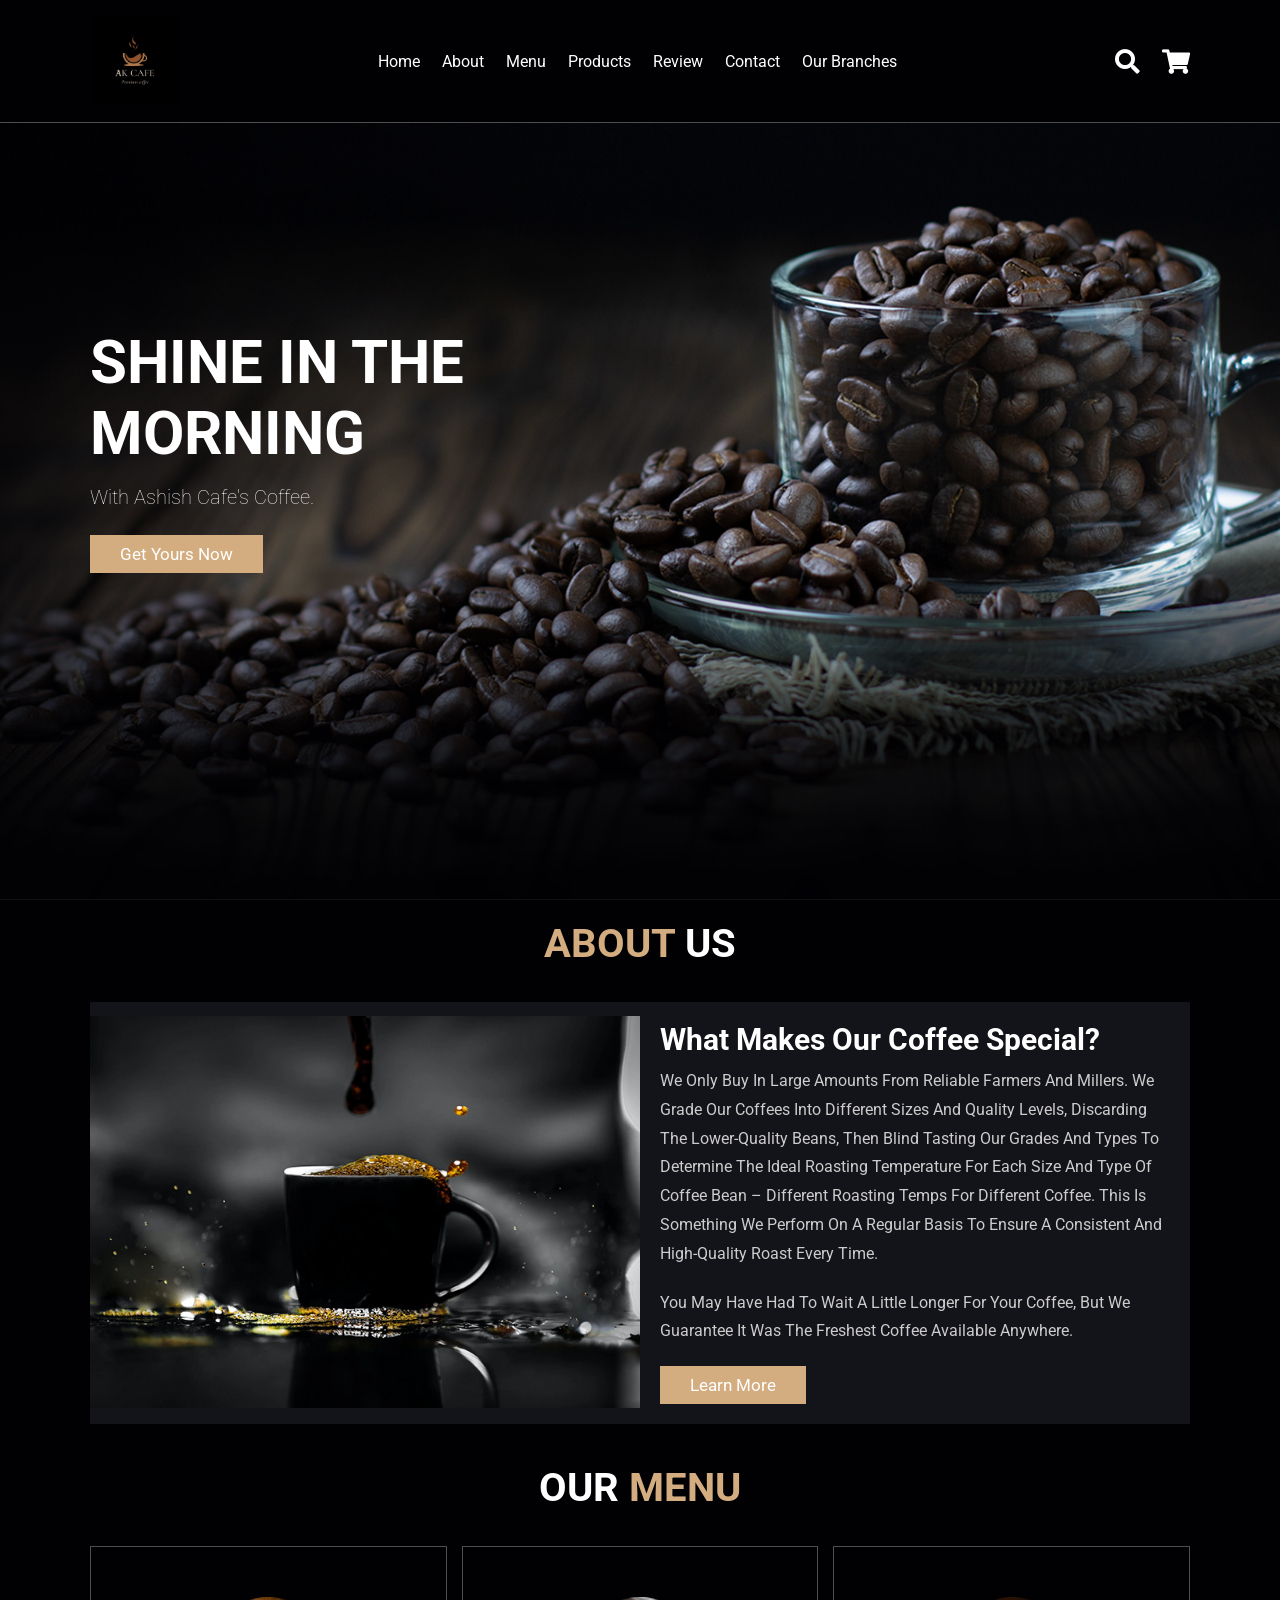
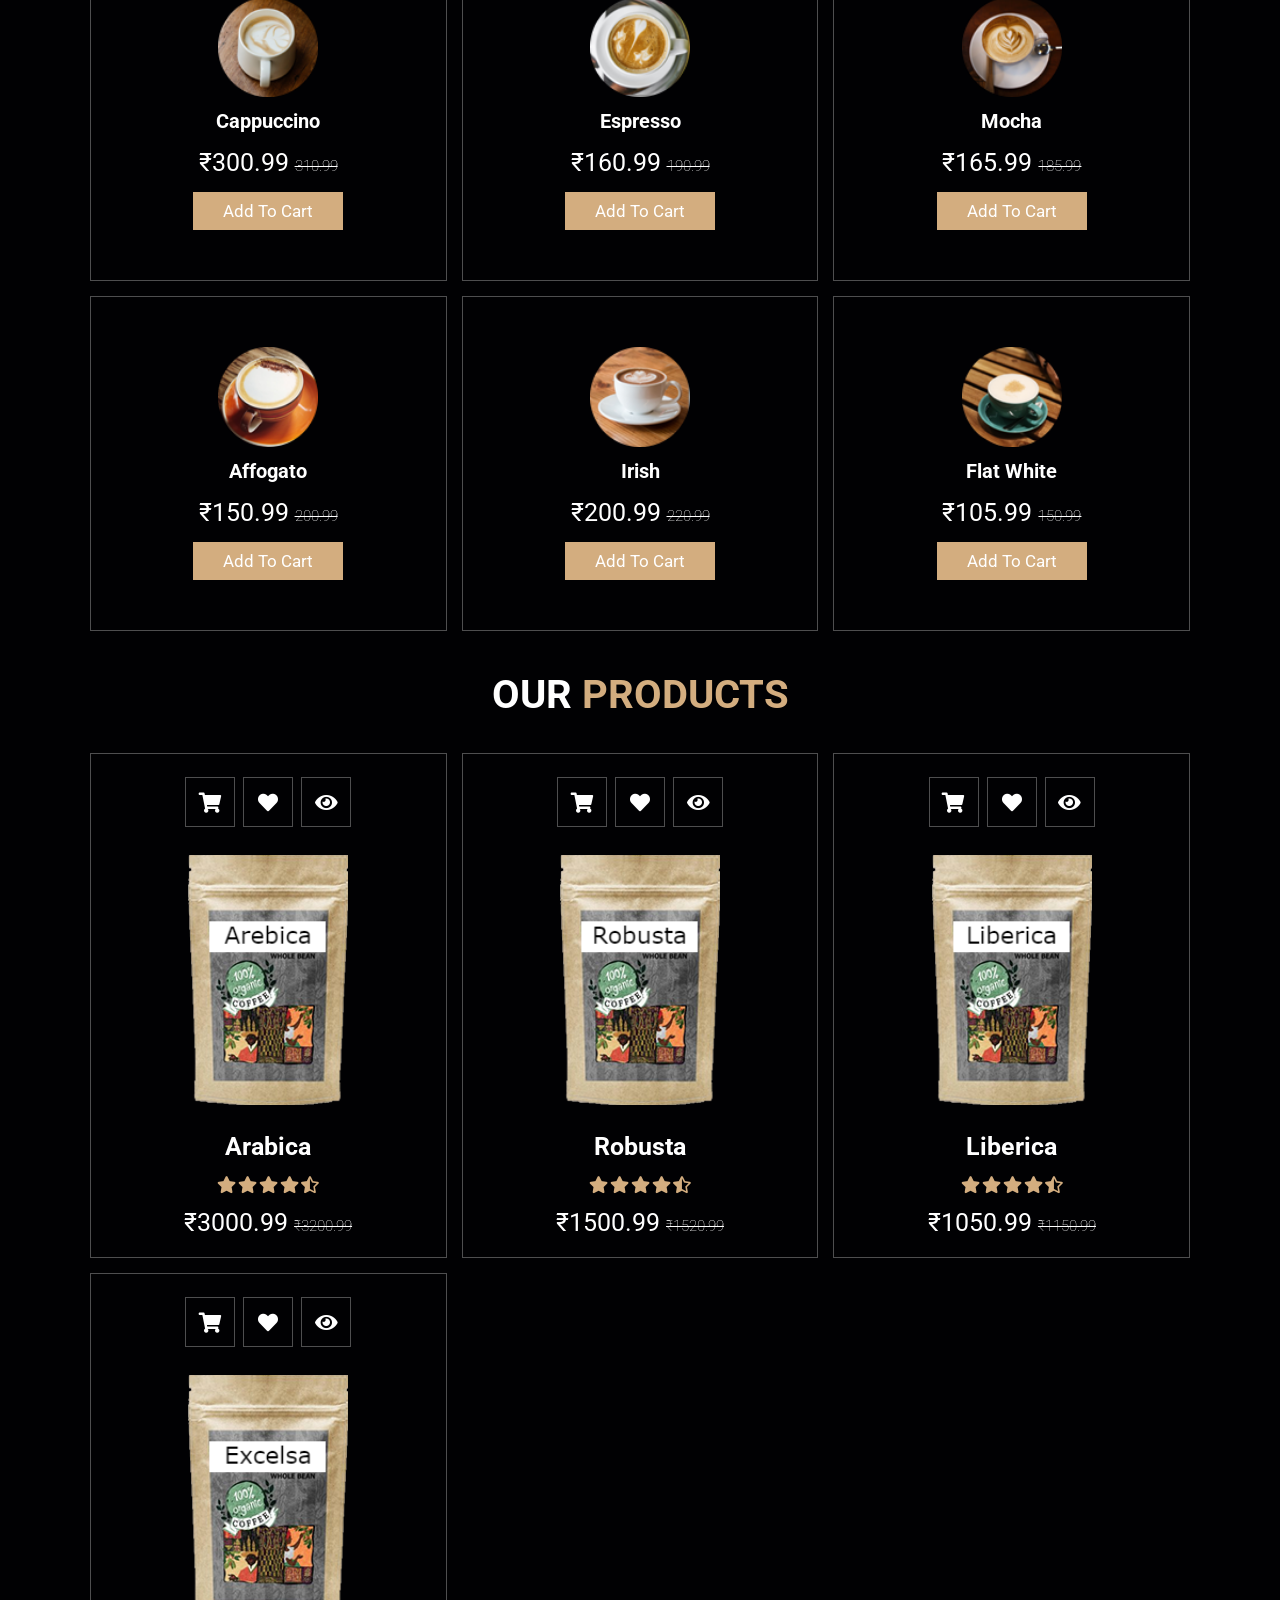
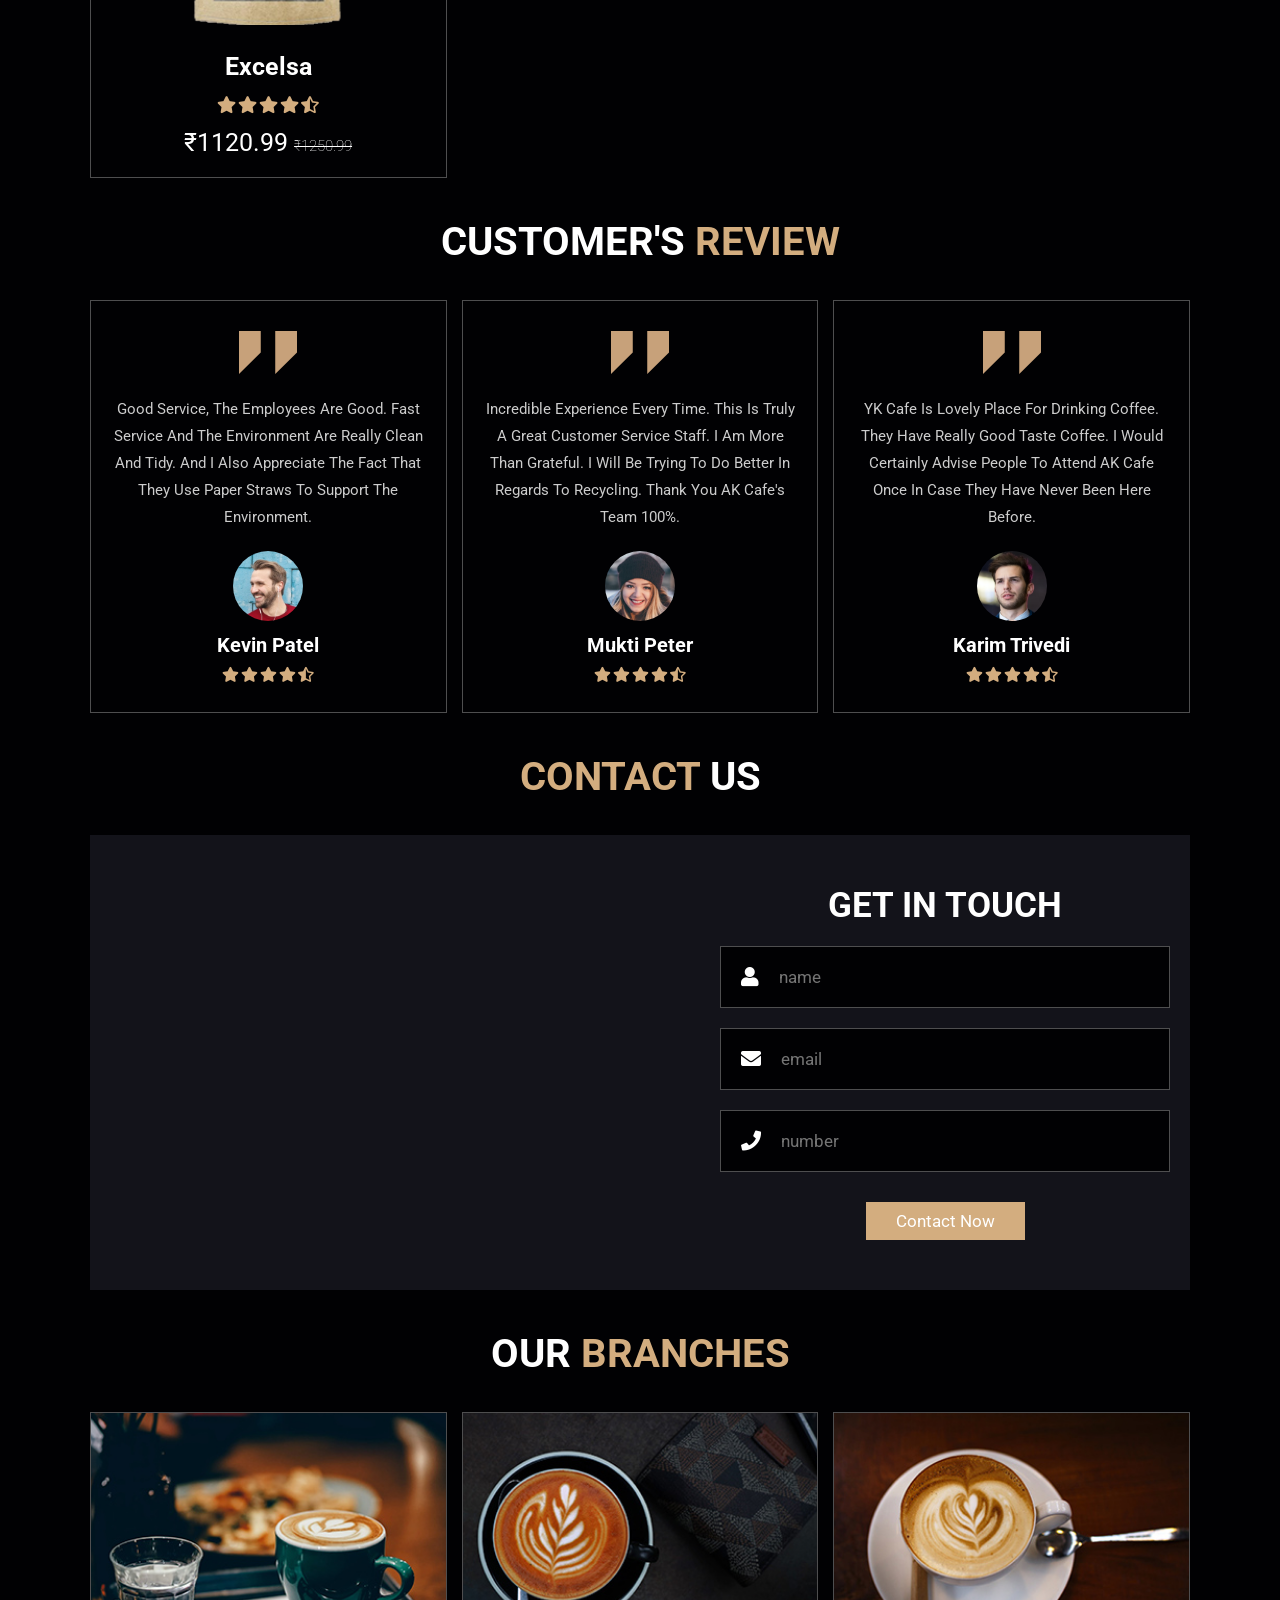
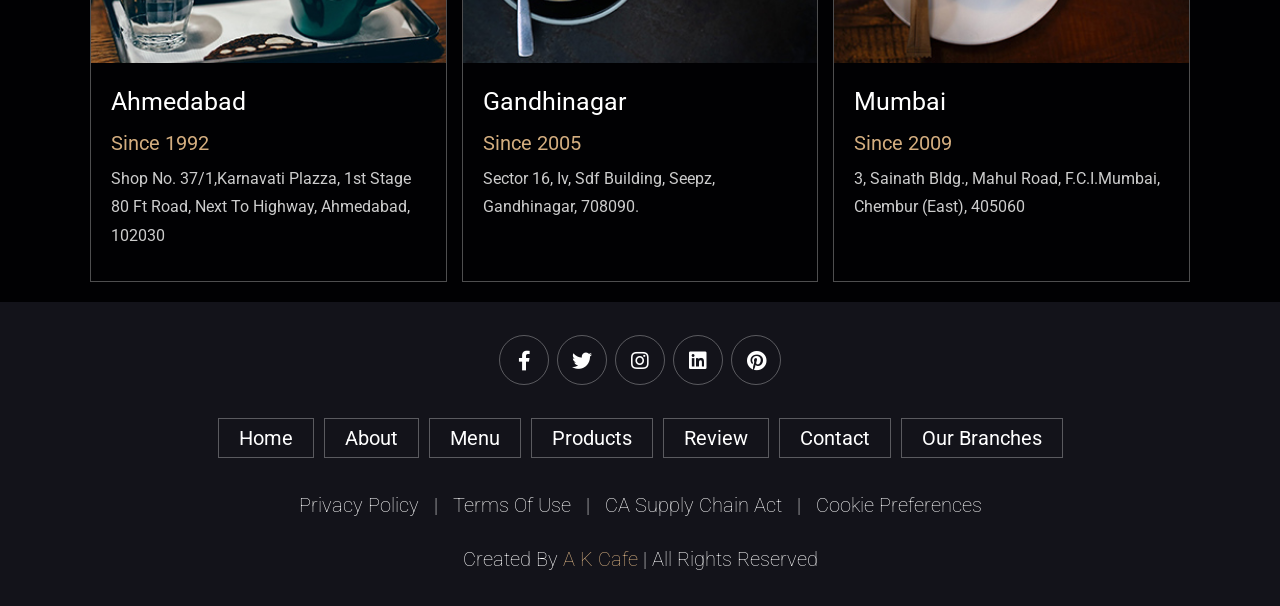
<file: Cafe_Website/index.html>
<!DOCTYPE html>
<html lang="en">

<head>
    <meta charset="UTF-8">
    <meta http-equiv="X-UA-Compatible" content="IE=edge">
    <meta name="viewport" content="width=device-width, initial-scale=1.0">
    <title>Ashish Cafe</title>

    <!-- font awesome cdn link  -->
    <link rel="stylesheet" href="https://cdnjs.cloudflare.com/ajax/libs/font-awesome/5.15.4/css/all.min.css">

    <!-- custom css file link  -->
    <link rel="stylesheet" href="css/style.css">

</head>

<body>

    <!-- header section starts  -->

    <header class="header">

        <a href="#" class="logo">
            <img src="images/logo.png" alt="">
        </a>

        <nav class="navbar">
            <a href="#home">home</a>
            <a href="#about">about</a>
            <a href="#menu">menu</a>
            <a href="#products">products</a>
            <a href="#review">review</a>
            <a href="#contact">contact</a>
            <a href="#branches">Our Branches</a>
        </nav>

        <div class="icons">
            <div class="fas fa-search" id="search-btn"></div>
            <div class="fas fa-shopping-cart" id="cart-btn"></div>
            <div class="fas fa-bars" id="menu-btn"></div>
        </div>

        <div class="search-form">
            <input type="search" id="search-box" placeholder="search here...">
            <label for="search-box" class="fas fa-search"></label>
        </div>

        <div class="cart-items-container">
            <div class="cart-item">
                <span class="fas fa-times"></span>
                <img src="images/cart-item-1.png" alt="">
                <div class="content">
                    <h3>Cappuccino</h3>
                    <div class="price">₹300.99/-</div>
                </div>
            </div>
            <div class="cart-item">
                <span class="fas fa-times"></span>
                <img src="images/cart-item-2.png" alt="">
                <div class="content">
                    <h3>Robusta</h3>
                    <div class="price">₹1500.99/-</div>
                </div>
            </div>
            <div class="cart-item">
                <span class="fas fa-times"></span>
                <img src="images/cart-item-3.png" alt="">
                <div class="content">
                    <h3>Irish</h3>
                    <div class="price">₹200.99/-</div>
                </div>
            </div>
            <div class="cart-item">
                <span class="fas fa-times"></span>
                <img src="images/cart-item-4.png" alt="">
                <div class="content">
                    <h3>Affogato</h3>
                    <div class="price">₹150.99/-</div>
                </div>
            </div>
            <a href="#" class="btn">checkout now</a>
        </div>

    </header>

    <!-- header section ends -->

    <!-- home section starts  -->

    <section class="home" id="home">

        <div class="content">
            <h3>Shine in the morning</h3>
            <p> With Ashish Cafe's Coffee.</p>
            <a href="#menu" class="btn">get yours now</a>
        </div>

    </section>

    <!-- home section ends -->

    <!-- about section starts  -->

    <section class="about" id="about">

        <h1 class="heading"> <span>about</span> us </h1>

        <div class="row">

            <div class="image">
                <img src="images/about-img.jpeg" alt="">
            </div>

            <div class="content">
                <h3>what makes our coffee special?</h3>
                <p>We only buy in large amounts from reliable farmers and millers. We grade our coffees into different
                    sizes and quality levels, discarding the lower-quality beans, then blind tasting our grades and
                    types to determine the ideal roasting temperature for each size and type of coffee bean – different
                    roasting temps for different coffee. This is something we perform on a regular basis to ensure a
                    consistent and high-quality roast every time.</p>
                <p>You may have had to wait a little longer for your coffee, but we guarantee it was the freshest coffee
                    available anywhere.</p>
                <a href="#" class="btn">learn more</a>
            </div>

        </div>

    </section>

    <!-- about section ends -->

    <!-- menu section starts  -->

    <section class="menu" id="menu">

        <h1 class="heading"> our <span>menu</span> </h1>

        <div class="box-container">

            <div class="box">
                <img src="images/menu-1.png" alt="">
                <h3>Cappuccino</h3>
                <div class="price">₹300.99 <span>310.99</span></div>
                <a href="#" class="btn">add to cart</a>
            </div>

            <div class="box">
                <img src="images/menu-2.png" alt="">
                <h3>Espresso</h3>
                <div class="price">₹160.99 <span>190.99</span></div>
                <a href="#" class="btn">add to cart</a>
            </div>

            <div class="box">
                <img src="images/menu-3.png" alt="">
                <h3>Mocha</h3>
                <div class="price">₹165.99 <span>185.99</span></div>
                <a href="#" class="btn">add to cart</a>
            </div>

            <div class="box">
                <img src="images/menu-4.png" alt="">
                <h3>Affogato</h3>
                <div class="price">₹150.99 <span>200.99</span></div>
                <a href="#" class="btn">add to cart</a>
            </div>

            <div class="box">
                <img src="images/menu-5.png" alt="">
                <h3>Irish</h3>
                <div class="price">₹200.99 <span>220.99</span></div>
                <a href="#" class="btn">add to cart</a>
            </div>

            <div class="box">
                <img src="images/menu-6.png" alt="">
                <h3>Flat White</h3>
                <div class="price">₹105.99 <span>150.99</span></div>
                <a href="#" class="btn">add to cart</a>
            </div>

        </div>

    </section>

    <!-- menu section ends -->

    <section class="products" id="products">

        <h1 class="heading"> our <span>products</span> </h1>

        <div class="box-container">

            <div class="box">
                <div class="icons">
                    <a href="#" class="fas fa-shopping-cart"></a>
                    <a href="#" class="fas fa-heart"></a>
                    <a href="#" class="fas fa-eye"></a>
                </div>
                <div class="image">
                    <img src="images/product-1.png" alt="">
                </div>
                <div class="content">
                    <h3>Arabica</h3>
                    <div class="stars">
                        <i class="fas fa-star"></i>
                        <i class="fas fa-star"></i>
                        <i class="fas fa-star"></i>
                        <i class="fas fa-star"></i>
                        <i class="fas fa-star-half-alt"></i>
                    </div>
                    <div class="price">₹3000.99 <span>₹3200.99</span></div>
                </div>
            </div>

            <div class="box">
                <div class="icons">
                    <a href="#" class="fas fa-shopping-cart"></a>
                    <a href="#" class="fas fa-heart"></a>
                    <a href="#" class="fas fa-eye"></a>
                </div>
                <div class="image">
                    <img src="images/product-2.png" alt="">
                </div>
                <div class="content">
                    <h3>Robusta</h3>
                    <div class="stars">
                        <i class="fas fa-star"></i>
                        <i class="fas fa-star"></i>
                        <i class="fas fa-star"></i>
                        <i class="fas fa-star"></i>
                        <i class="fas fa-star-half-alt"></i>
                    </div>
                    <div class="price">₹1500.99 <span>₹1520.99</span></div>
                </div>
            </div>

            <div class="box">
                <div class="icons">
                    <a href="#" class="fas fa-shopping-cart"></a>
                    <a href="#" class="fas fa-heart"></a>
                    <a href="#" class="fas fa-eye"></a>
                </div>
                <div class="image">
                    <img src="images/product-3.png" alt="">
                </div>
                <div class="content">
                    <h3>Liberica</h3>
                    <div class="stars">
                        <i class="fas fa-star"></i>
                        <i class="fas fa-star"></i>
                        <i class="fas fa-star"></i>
                        <i class="fas fa-star"></i>
                        <i class="fas fa-star-half-alt"></i>
                    </div>
                    <div class="price">₹1050.99 <span>₹1150.99</span></div>
                </div>
            </div>
            <div class="box">
                <div class="icons">
                    <a href="#" class="fas fa-shopping-cart"></a>
                    <a href="#" class="fas fa-heart"></a>
                    <a href="#" class="fas fa-eye"></a>
                </div>
                <div class="image">
                    <img src="images/product-4.png" alt="">
                </div>
                <div class="content">
                    <h3>Excelsa</h3>
                    <div class="stars">
                        <i class="fas fa-star"></i>
                        <i class="fas fa-star"></i>
                        <i class="fas fa-star"></i>
                        <i class="fas fa-star"></i>
                        <i class="fas fa-star-half-alt"></i>
                    </div>
                    <div class="price">₹1120.99 <span>₹1250.99</span></div>
                </div>
            </div>
        </div>

    </section>

    <!-- review section starts  -->

    <section class="review" id="review">

        <h1 class="heading"> customer's <span>review</span> </h1>

        <div class="box-container">

            <div class="box">
                <img src="images/quote-img.png" alt="" class="quote">
                <p>Good service, the employees are good. Fast service and the environment are really clean and tidy. And I also appreciate the fact that they use paper straws to support the environment.</p>
                <img src="images/pic-1.png" class="user" alt="">
                <h3>Kevin Patel</h3>
                <div class="stars">
                    <i class="fas fa-star"></i>
                    <i class="fas fa-star"></i>
                    <i class="fas fa-star"></i>
                    <i class="fas fa-star"></i>
                    <i class="fas fa-star-half-alt"></i>
                </div>
            </div>

            <div class="box">
                <img src="images/quote-img.png" alt="" class="quote">
                <p>Incredible experience every time. This is truly a great customer service staff. I am more than grateful. I will be trying to do better in regards to recycling. Thank you  AK Cafe's team 100%.</p>
                <img src="images/pic-2.png" class="user" alt="">
                <h3>Mukti Peter</h3>
                <div class="stars">
                    <i class="fas fa-star"></i>
                    <i class="fas fa-star"></i>
                    <i class="fas fa-star"></i>
                    <i class="fas fa-star"></i>
                    <i class="fas fa-star-half-alt"></i>
                </div>
            </div>

            <div class="box">
                <img src="images/quote-img.png" alt="" class="quote">
                <p>YK Cafe is lovely place for drinking coffee. They have really good taste coffee. I would certainly advise people to attend  AK Cafe once in case they have never been here before.</p>
                <img src="images/pic-3.png" class="user" alt="">
                <h3>Karim Trivedi</h3>
                <div class="stars">
                    <i class="fas fa-star"></i>
                    <i class="fas fa-star"></i>
                    <i class="fas fa-star"></i>
                    <i class="fas fa-star"></i>
                    <i class="fas fa-star-half-alt"></i>
                </div>
            </div>

        </div>

    </section>

    <!-- review section ends -->

    <!-- contact section starts  -->

    <section class="contact" id="contact">

        <h1 class="heading"> <span>contact</span> us </h1>

        <div class="row">

            <iframe
                src="https://www.google.com/maps/embed?pb=!1m14!1m8!1m3!1d14682.798431877454!2d72.660678!3d23.071472!3m2!1i1024!2i768!4f13.1!3m3!1m2!1s0x0%3A0xe2395a616d254770!2sShreenath%20Heights!5e0!3m2!1sen!2sin!4v1651314494465!5m2!1sen!2sin"
                width="600" height="450" style="border:0;" allowfullscreen="" loading="lazy"
                referrerpolicy="no-referrer-when-downgrade"></iframe>

            <form action="">
                <h3>get in touch</h3>
                <div class="inputBox">
                    <span class="fas fa-user"></span>
                    <input type="text" placeholder="name">
                </div>
                <div class="inputBox">
                    <span class="fas fa-envelope"></span>
                    <input type="email" placeholder="email">
                </div>
                <div class="inputBox">
                    <span class="fas fa-phone"></span>
                    <input type="number" placeholder="number">
                </div>
                <input type="submit" value="contact now" class="btn">
            </form>

        </div>

    </section>

    <!-- contact section ends -->

    <!-- branches section starts  -->

    <section class="branches" id="branches">

        <h1 class="heading"> our <span>branches</span> </h1>

        <div class="box-container">

            <div class="box">
                <div class="image">
                    <img src="images/blog-1.jpeg" alt="">
                </div>
                <div class="content">
                    <a href="#" class="title">Ahmedabad</a>
                    <span>since 1992</span>
                    <p>Shop no. 37/1,karnavati plazza, 1st Stage 80 Ft Road, Next To Highway, Ahmedabad, 102030</p>
                </div>
            </div>

            <div class="box">
                <div class="image">
                    <img src="images/blog-2.jpeg" alt="">
                </div>
                <div class="content">
                    <a href="#" class="title">Gandhinagar</a>
                    <span>since 2005</span>
                    <p>sector 16, Iv, Sdf Building, Seepz, Gandhinagar, 708090.</p>
                </div>
            </div>

            <div class="box">
                <div class="image">
                    <img src="images/blog-3.jpeg" alt="">
                </div>
                <div class="content">
                    <a href="#" class="title">Mumbai</a>
                    <span>since 2009</span>
                    <p>3, Sainath Bldg., Mahul Road, F.c.i.mumbai, Chembur (east), 405060</p>
                </div>
            </div>

        </div>

    </section>

    <!-- branches section ends -->

    <!-- footer section starts  -->

    <section class="footer">

        <div class="share">
            <a href="#" class="fab fa-facebook-f"></a>
            <a href="#" class="fab fa-twitter"></a>
            <a href="#" class="fab fa-instagram"></a>
            <a href="#" class="fab fa-linkedin"></a>
            <a href="#" class="fab fa-pinterest"></a>
        </div>

        <div class="links">
            <a href="#home">home</a>
            <a href="#about">about</a>
            <a href="#menu">menu</a>
            <a href="#products">products</a>
            <a href="#review">review</a>
            <a href="#contact">contact</a>
            <a href="#branches">Our Branches</a>
        </div>

        <div class="credit"><a href="#">Privacy Policy</a> &nbsp; | &nbsp; <a href="#">Terms of Use</a> &nbsp; | &nbsp; <a href="#">CA Supply Chain Act</a> &nbsp; | &nbsp; <a href="#">Cookie Preferences</a></div>
        <div class="credit">created by <span>  A K Cafe  </span> | all rights reserved</div>

    </section>

    <!-- footer section ends -->

    <!-- custom js file link  -->
    <script src="js/script.js"></script>

</body>

</html>
</file>
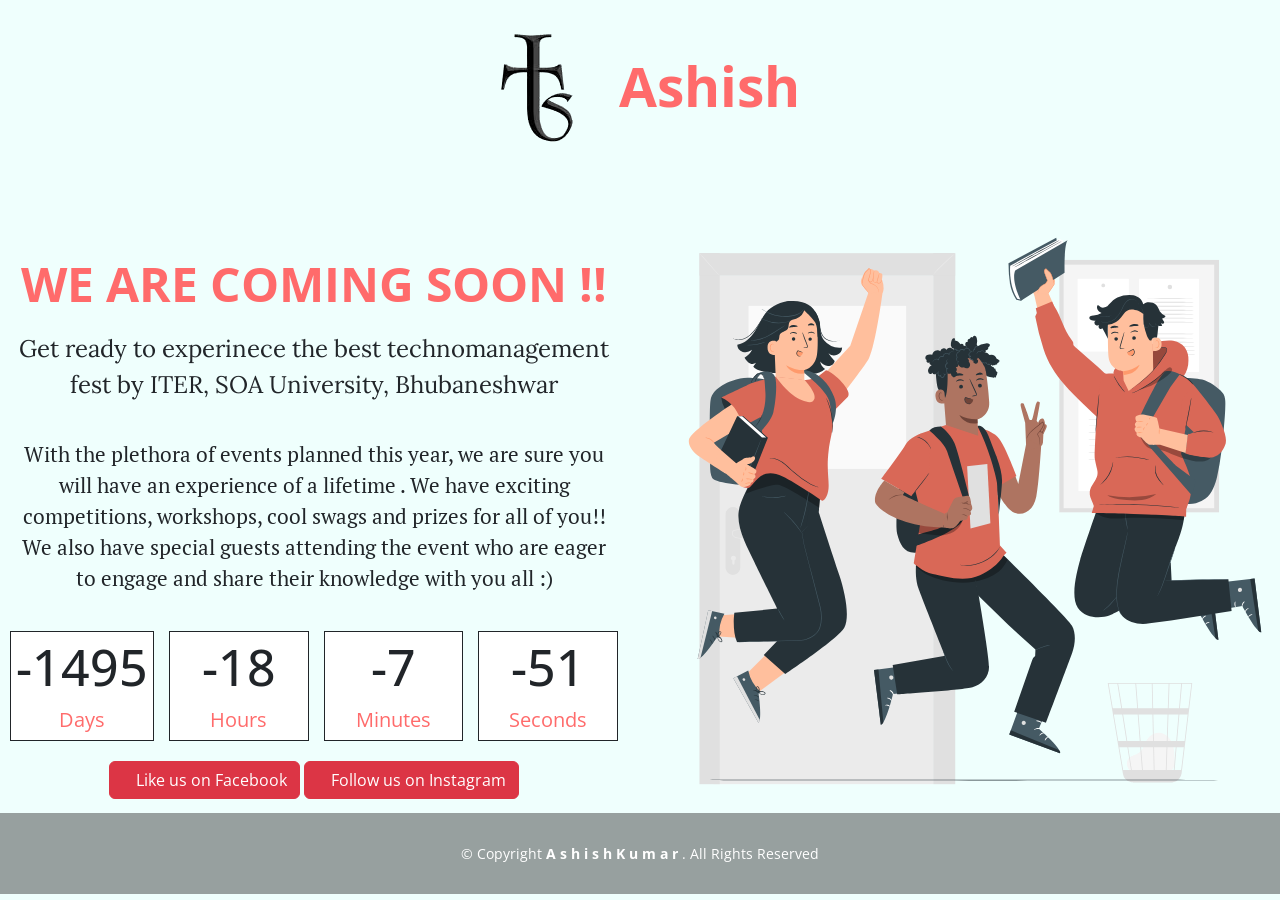
<file: Coming_Soon/index.html>
<!DOCTYPE html>
<html lang="en">
	<head>
		<!-- Required meta tags -->
		<meta charset="utf-8" />
		<meta
			name="viewport"
			content="width=device-width, initial-scale=1, shrink-to-fit=no"
		/>

		<!-- Bootstrap CSS -->
		<link
			href="https://cdn.jsdelivr.net/npm/bootstrap@5.0.2/dist/css/bootstrap.min.css"
			rel="stylesheet"
			integrity="sha384-EVSTQN3/azprG1Anm3QDgpJLIm9Nao0Yz1ztcQTwFspd3yD65VohhpuuCOmLASjC"
			crossorigin="anonymous"
		/>
		<link
			href="https://fonts.googleapis.com/css?family=Open+Sans:300,300i,400,400i,600,600i,700,700i|Raleway:300,300i,400,400i,600,600i,700,700i"
			rel="stylesheet"
		/>

		<title>Coming soon</title>
		<link href="assets/css/style.css" rel="stylesheet" />
		<link href="assets/vendor/icofont/icofont.min.css" rel="stylesheet" />
		<link
			rel="stylesheet"
			href="https://stackpath.bootstrapcdn.com/font-awesome/4.7.0/css/font-awesome.min.css"
		/>
	</head>
	<body>
  <!--============Title================-->
    <section id="title">
      <div class="container">
        <div class="row">
          <div class="col-md-12">
            <h1 class="heading"><img src="img/bg1.png"/> Ashish</h1>

          </div>
        </div>
      </div>
    </section>
  <!--============Content================-->
   <section id="content">
    <div class="row">
      <div class="col-lg-6">
        <h1 class="announce"> WE ARE COMING SOON !!</h1>
        <p class="info">Get ready to experinece the best technomanagement fest by ITER, SOA University, Bhubaneshwar</p>
        <P class="events">With the plethora of events planned this year, we are sure you will have an experience of a lifetime . We have exciting competitions, workshops,  cool swags and prizes for all of you!! We also have special guests attending the event who are eager to engage and share their knowledge with you all :)</P>
        <div class="countdown">
          <div class="box">
            <h3 id="days">00</h3>
            <span>Days</span>
          </div>
           <div class="box">
            <h3 id="hours">00</h3>
            <span>Hours</span>
          </div>
           <div class="box">
            <h3 id="minutes">00</h3>
            <span>Minutes</span>
          </div>
           <div class="box">
            <h3 id="seconds">00</h3>
            <span>Seconds</span>
          </div>
        </div>
        <div class="contact">
          <a href="https://www.facebook.com//" class="btn btn-danger">
            <i class="fa-brands fa-facebook"></i>
            <span>Like us on Facebook</span>
          </a>
          <a href="https://www.instagram.com/" class="btn btn-danger">
            <i class="fa-brands fa-instagram"></i>
            <span>Follow us on Instagram</span>
          </a>
        </div>
      </div>
      <div class="col-lg-6">
        <img  src="img/happy-student-animate.svg" alt="animation"/>
    </div>
    </section>
		<!-- ======= Footer ======= -->
		<footer id="footer">
			<div class="container text-center">
				&copy; Copyright <strong><span>  A s h i s h  K u m a r  </span></strong
				>. All Rights Reserved
			</div>
		</footer>

		<!-- Optional JavaScript -->
		<!-- jQuery first, then Popper.js, then Bootstrap JS -->
		<script
			src="https://code.jquery.com/jquery-3.5.1.slim.min.js"
			integrity="sha384-DfXdz2htPH0lsSSs5nCTpuj/zy4C+OGpamoFVy38MVBnE+IbbVYUew+OrCXaRkfj"
			crossorigin="anonymous"
		></script>
		<script
			src="https://cdn.jsdelivr.net/npm/popper.js@1.16.1/dist/umd/popper.min.js"
			integrity="sha384-9/reFTGAW83EW2RDu2S0VKaIzap3H66lZH81PoYlFhbGU+6BZp6G7niu735Sk7lN"
			crossorigin="anonymous"
		></script>
		<script
			src="https://stackpath.bootstrapcdn.com/bootstrap/4.5.2/js/bootstrap.min.js"
			integrity="sha384-B4gt1jrGC7Jh4AgTPSdUtOBvfO8shuf57BaghqFfPlYxofvL8/KUEfYiJOMMV+rV"
			crossorigin="anonymous"
		></script>
		<script src="assets/vendor/jquery-countdown/jquery.countdown.min.js"></script>

		<!-- Template Main JS File -->
		<script src="assets/js/main.js"></script>
	</body>
</html>
</file>
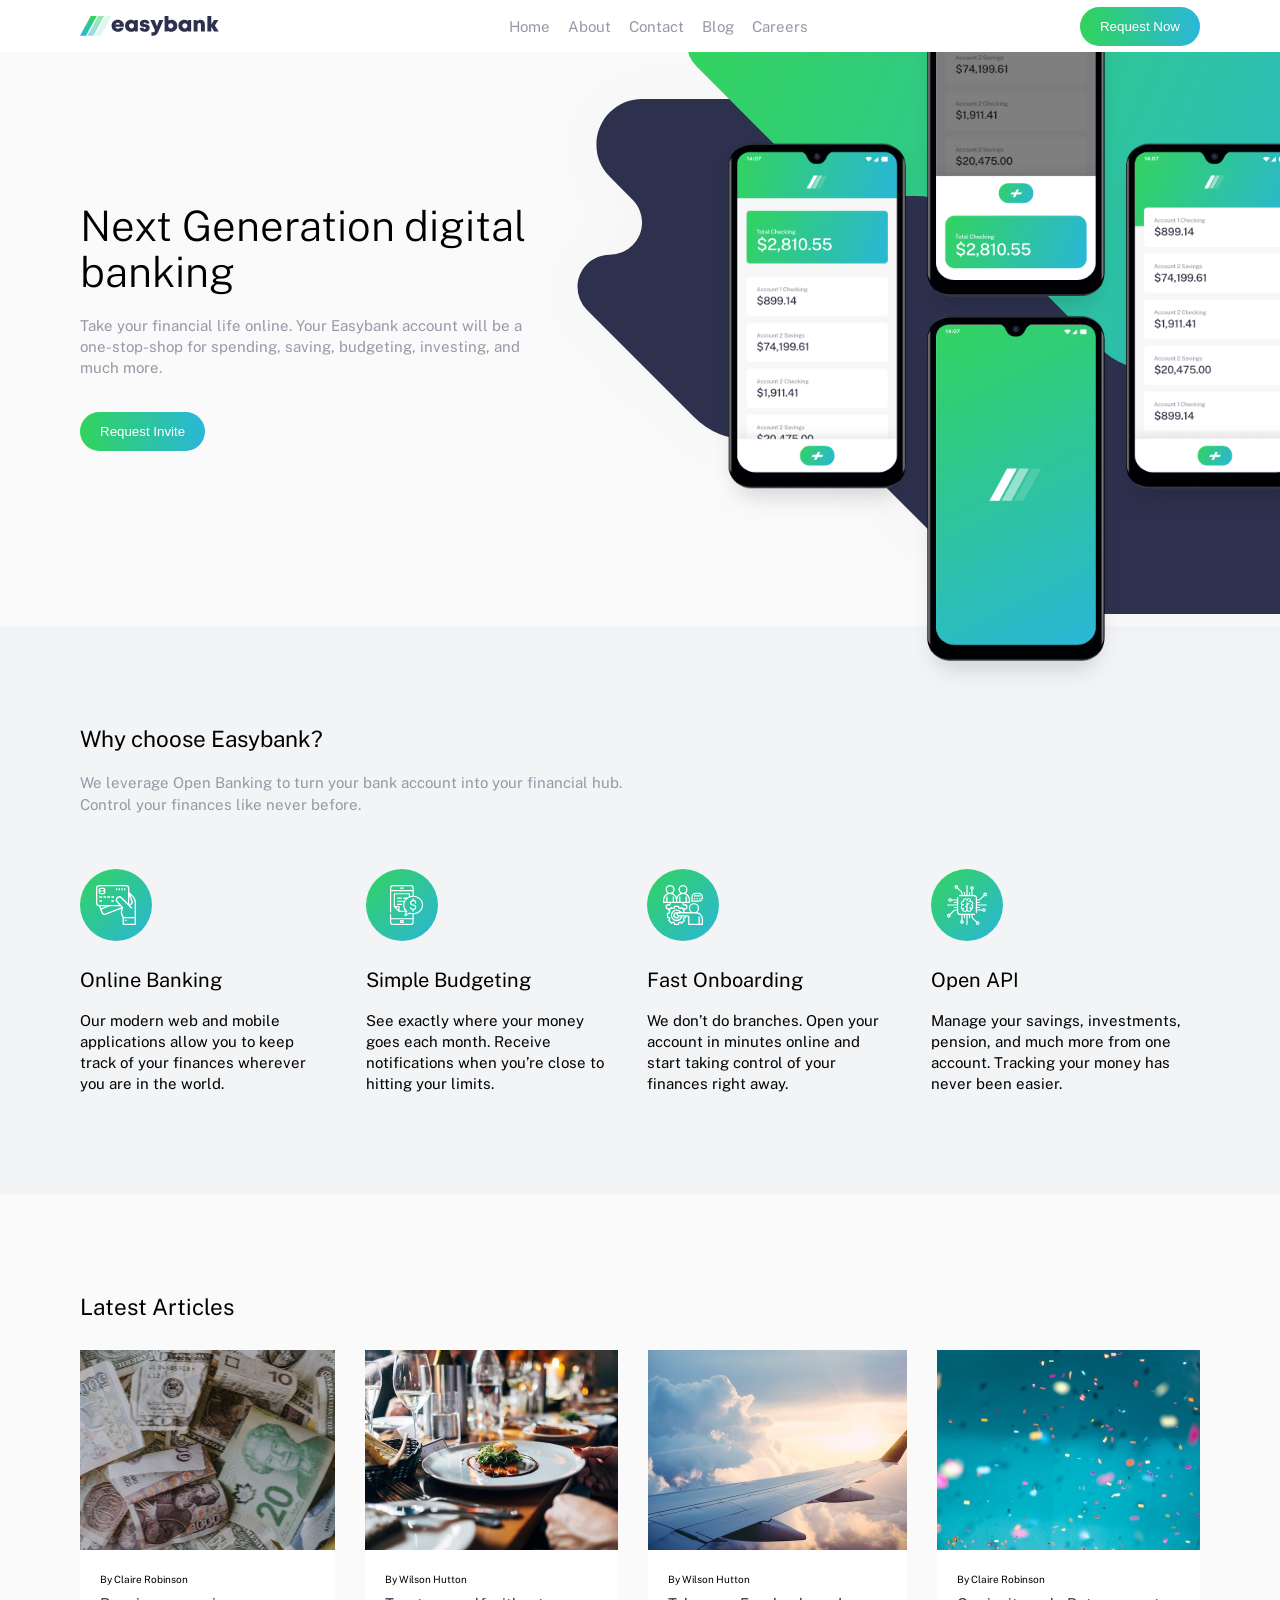
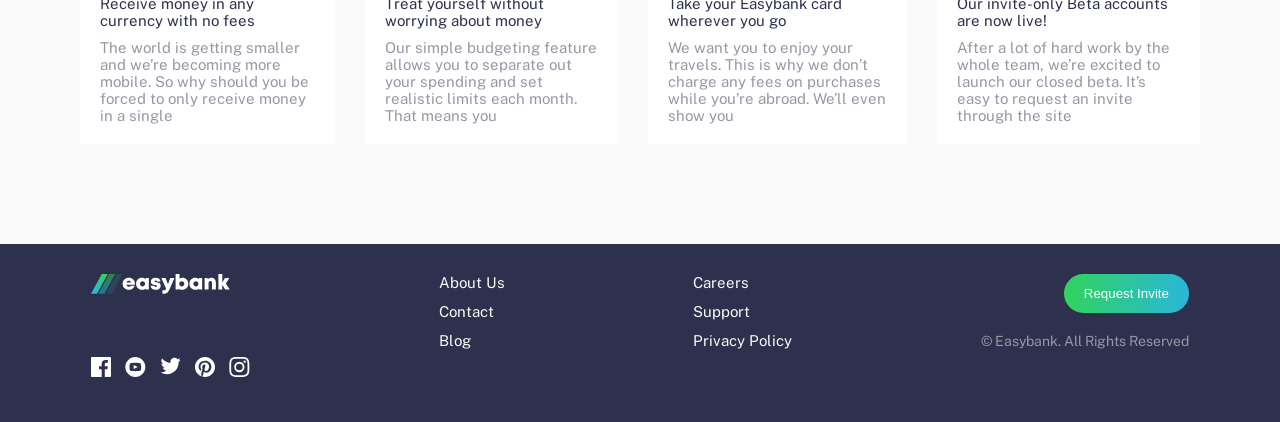
<file: Digital_Banking/index.html>
<!DOCTYPE html>
<html lang="en">

<head>
    <meta charset="UTF-8">
    <meta http-equiv="X-UA-Compatible" content="IE=edge">
    <meta name="viewport" content="width=device-width, initial-scale=1.0">
    <link rel="stylesheet" href="css/style.css">
    <title>Document</title>
</head>

<body>
    <section class="nav-section">
        <nav class="container">
            <img src="./img/logo.svg" alt="">
            <button class="hamburger-btn">
                <img id="toggle-img" src="./img/icon-hamburger.svg" alt="">
            </button>
            <ul class="nav-links">
                <li><a href="/">Home</a></li>
                <li><a href="/">About</a></li>
                <li><a href="/">Contact</a></li>
                <li><a href="/">Blog</a></li>
                <li><a href="/">Careers</a></li>
            </ul>
            <button class="btn navbar-cta">Request Now</button>
        </nav>
    </section>
    <section class="header-section">
        <div class="container header-wrap">
            <div class="header-text">
                <h1>Next Generation digital banking</h1>
                <p>Take your financial life online. Your Easybank account will be a one-stop-shop
                    for spending, saving, budgeting, investing, and much more.</p>
                <button class="btn">Request Invite</button>
            </div>
            <div class="header-images">
                <img src="./img/bg-intro-desktop.svg" alt="intro">
                <img src="./img/image-mockups.png" alt="">
            </div>
        </div>
    </section>
    <section class="pro-section">
        <div class="container">
            <h1>Why choose Easybank?</h1>
            <p class="section-text">We leverage Open Banking to turn your bank account into your financial hub. <br> Control
                your finances like never before.</p>
            <div class="card-wrapper">
                <div class="card">
                    <img src="./img/icon-online.svg" alt="">
                    <h2>Online Banking</h2>
                    <p>Our modern web and mobile applications allow you to keep track of your finances
                        wherever you are in the world.</p>
                </div>
                <div class="card">
                    <img src="./img/icon-budgeting.svg" alt="">
                    <h2>Simple Budgeting</h2>
                    <p>See exactly where your money goes each month. Receive notifications when you’re
                        close to hitting your limits.</p>
                </div>
                <div class="card">
                    <img src="./img/icon-onboarding.svg" alt="">
                    <h2>Fast Onboarding</h2>
                    <p>We don’t do branches. Open your account in minutes online and start taking control
                        of your finances right away.</p>
                </div>
                <div class="card">
                    <img src="./img/icon-api.svg" alt="">
                    <h2>Open API</h2>
                    <p>Manage your savings, investments, pension, and much more from one account. Tracking
                        your money has never been easier.</p>
                </div>
            </div>
        </div>
    </section>
    <section class="articles-section">
        <div class="container">
            <h1>Latest Articles</h1>
            <div class="article-wrapper">
                <div class="article-card">
                    <img src="./img/image-currency.jpg" alt="">
                    <div class="content">
                        <h6>By Claire Robinson</h6>
                        <a href="/">Receive money in any currency with no fees</a>
                        <p>The world is getting smaller and we’re becoming more mobile. So why should you be
                            forced to only receive money in a single</p>
                    </div>
                </div>
                <div class="article-card">
                    <img src="./img/image-restaurant.jpg" alt="">
                    <div class="content">
                        <h6>By Wilson Hutton</h6>
                        <a href="/">Treat yourself without worrying about money</a>
                        <p>Our simple budgeting feature allows you to separate out your spending and set
                            realistic limits each month. That means you</p>
                    </div>
                </div>
                <div class="article-card">
                    <img src="./img/image-plane.jpg" alt="">
                    <div class="content">
                        <h6>By Wilson Hutton</h6>
                        <a href="/">Take your Easybank card wherever you go</a>
                        <p> We want you to enjoy your travels. This is why we don’t charge any fees on purchases
                            while you’re abroad. We’ll even show you</p>
                    </div>
                </div>
                <div class="article-card">
                    <img src="./img/image-confetti.jpg" alt="">
                    <div class="content">
                        <h6>By Claire Robinson</h6>
                        <a href="/">Our invite-only Beta accounts are now live!</a>
                        <p>After a lot of hard work by the whole team, we’re excited to launch our closed beta.
                            It’s easy to request an invite through the site</p>
                    </div>
                </div>
            </div>
        </div>
    </section>
    <footer>
        <div class="container">
            <div class="content">
                <div>
                    <img src="./img/logo-copy.svg" alt="">
                    <ul class="socials">
                        <li><a href="/"><img src="./img/icon-facebook.svg" alt=""></a></li>
                        <li><a href="/"><img src="./img/icon-youtube.svg" alt=""></a></li>
                        <li><a href="/"><img src="./img/icon-twitter.svg" alt=""></a></li>
                        <li><a href="/"><img src="./img/icon-pinterest.svg" alt=""></a></li>
                        <li><a href="/"><img src="./img/icon-instagram.svg" alt=""></a></li>
                    </ul>
                </div>
                <ul>
                    <li><a href="#">About Us</a></li>
                    <li><a href="#">Contact</a></li>
                    <li><a href="#">Blog</a></li>
                </ul>
                <ul>
                    <li><a href="#">Careers</a></li>
                    <li><a href="#">Support</a></li>
                    <li><a href="#">Privacy Policy</a></li>
                </ul>
                <div class="footer-cta">
                    <button class="btn">Request Invite</button>
                    <p class="copyright">© Easybank. All Rights Reserved</p>
                </div>
            </div>
        </div>
    </footer>
    <script src="js/script.js"></script>
</body>

</html>
</file>
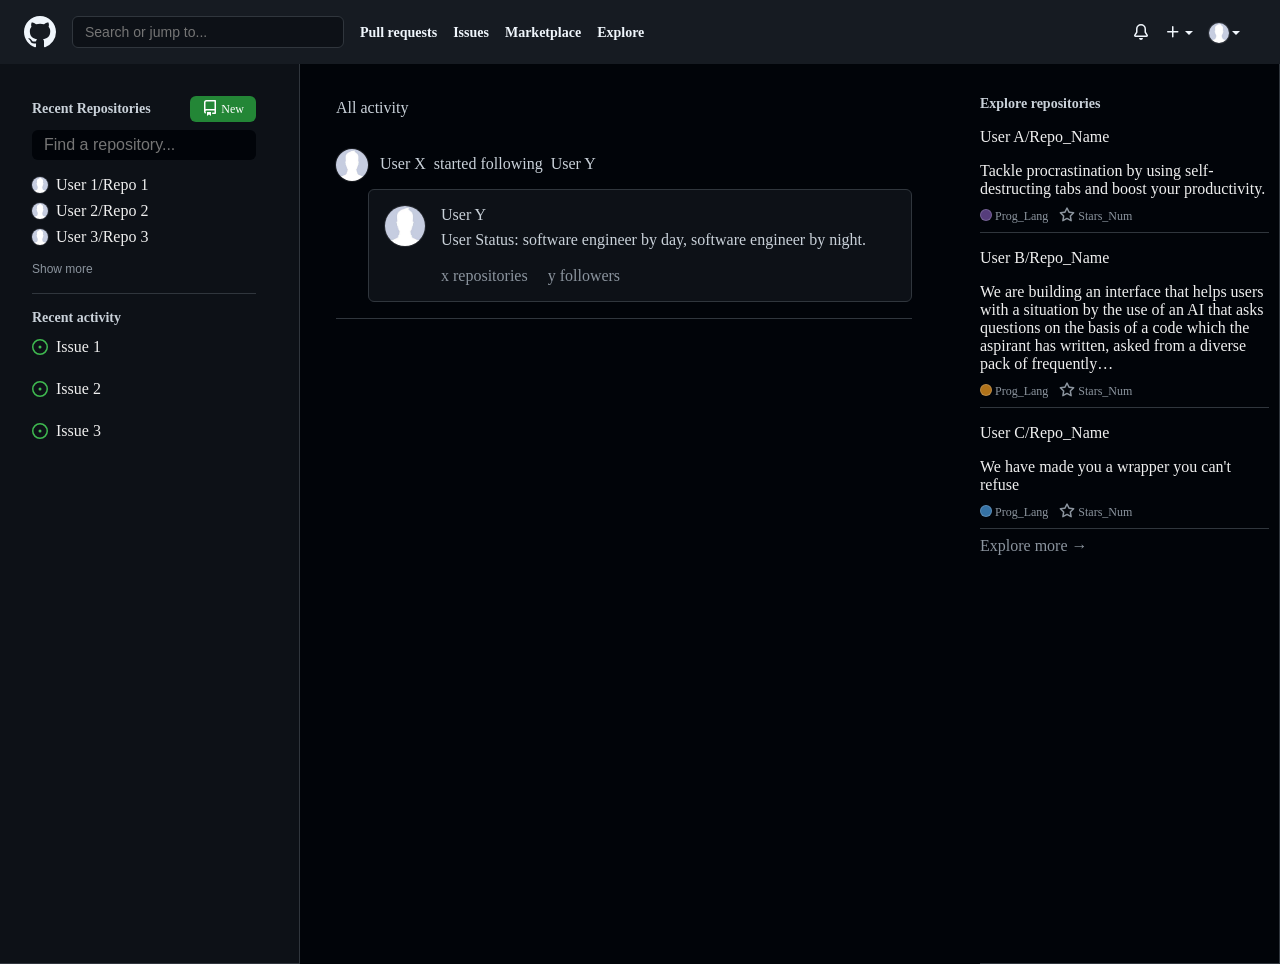
<file: Github_Homepage_Clone/index.html>
<!DOCTYPE HTML>
<!DOCTYPE html>
<html>
<head>
	<meta charset="utf-8">
	<meta name="viewport" content="width=device-width, initial-scale=1">
	<title>GitHub</title>

	<link rel="stylesheet" type="text/css" href="./assets/css/style.css">
</head>

<body>
	<header style="position: relative !important;">
		<div id="logo">
			<a href="https://github.com/" class="a_logo">
			<svg height="32" aria-hidden="true" viewBox="0 0 16 16" version="1.1" width="32" data-view-component="true" class="logo">
    			<path fill-rule="evenodd" d="M8 0C3.58 0 0 3.58 0 8c0 3.54 2.29 6.53 5.47 7.59.4.07.55-.17.55-.38 0-.19-.01-.82-.01-1.49-2.01.37-2.53-.49-2.69-.94-.09-.23-.48-.94-.82-1.13-.28-.15-.68-.52-.01-.53.63-.01 1.08.58 1.23.82.72 1.21 1.87.87 2.33.66.07-.52.28-.87.51-1.07-1.78-.2-3.64-.89-3.64-3.95 0-.87.31-1.59.82-2.15-.08-.2-.36-1.02.08-2.12 0 0 .67-.21 2.2.82.64-.18 1.32-.27 2-.27.68 0 1.36.09 2 .27 1.53-1.04 2.2-.82 2.2-.82.44 1.1.16 1.92.08 2.12.51.56.82 1.27.82 2.15 0 3.07-1.87 3.75-3.65 3.95.29.25.54.73.54 1.48 0 1.07-.01 1.93-.01 2.2 0 .21.15.46.55.38A8.013 8.013 0 0016 8c0-4.42-3.58-8-8-8z"></path>
			</svg>
			</a>
		</div>

		<div class="middle_section" id="middle_section">
			<div class="header_search">
				<div style="position: relative !important;">
					<form style="display: block; margin-top: 0em;">
						<label class="wrapper">
							<input type="text" class="form-control-header" name="q" placeholder="Search or jump to...">
						</label>
					</form>
				</div>
			</div>

			<nav>
				<a class="nav_link" href="#">Pull requests</a>
				<a class="nav_link" href="#">Issues</a>
				<a class="nav_link" href="#">Marketplace</a>
				<a class="nav_link" href="#">Explore</a>
			</nav>
		</div>

		<div class="parent">
			<div style="display: block;">
				<a href="#" style="position: relative !important; text-decoration: none; color: #f0f6fc;">
					<svg aria-hidden="true" height="16" viewBox="0 0 16 16" version="1.1" width="16" data-view-component="true" class="bell">
					    <path d="M8 16a2 2 0 001.985-1.75c.017-.137-.097-.25-.235-.25h-3.5c-.138 0-.252.113-.235.25A2 2 0 008 16z"></path><path fill-rule="evenodd" d="M8 1.5A3.5 3.5 0 004.5 5v2.947c0 .346-.102.683-.294.97l-1.703 2.556a.018.018 0 00-.003.01l.001.006c0 .002.002.004.004.006a.017.017 0 00.006.004l.007.001h10.964l.007-.001a.016.016 0 00.006-.004.016.016 0 00.004-.006l.001-.007a.017.017 0 00-.003-.01l-1.703-2.554a1.75 1.75 0 01-.294-.97V5A3.5 3.5 0 008 1.5zM3 5a5 5 0 0110 0v2.947c0 .05.015.098.042.139l1.703 2.555A1.518 1.518 0 0113.482 13H2.518a1.518 1.518 0 01-1.263-2.36l1.703-2.554A.25.25 0 003 7.947V5z"></path>
					</svg>
				</a>
			</div>
		</div>

		<div class="parent">
			<details style="display: block;">
				<summary>
					<svg aria-hidden="true" height="16" viewBox="0 0 16 16" version="1.1" width="16" data-view-component="true" class="bell">
    					<path fill-rule="evenodd" d="M7.75 2a.75.75 0 01.75.75V7h4.25a.75.75 0 110 1.5H8.5v4.25a.75.75 0 11-1.5 0V8.5H2.75a.75.75 0 010-1.5H7V2.75A.75.75 0 017.75 2z"></path>
					</svg>
					<span class="dropdown-caret"></span>
				</summary>
			</details>
		</div>

		<div class="parent">
			<details style="display: block;">
				<summary>
					<img src="./img/person.jfif" alt="@XZANATOL" size="20" height="20" width="20" data-view-component="true" class="avatar">
					<span class="dropdown-caret"></span>
				</summary>
			</details>
		</div>
	</header>

	<main style="min-height: 100vh;">
		<section id="aside" class="aside" style="display: inline-flex;">
			<div class="child">
				<h2 class="h2_aside">
					Recent Repositories
					<a href="#" class="btn">
						<svg aria-hidden="true" height="16" viewBox="0 0 16 16" version="1.1" width="16" data-view-component="true" class="bell">
    						<path fill-rule="evenodd" d="M2 2.5A2.5 2.5 0 014.5 0h8.75a.75.75 0 01.75.75v12.5a.75.75 0 01-.75.75h-2.5a.75.75 0 110-1.5h1.75v-2h-8a1 1 0 00-.714 1.7.75.75 0 01-1.072 1.05A2.495 2.495 0 012 11.5v-9zm10.5-1V9h-8c-.356 0-.694.074-1 .208V2.5a1 1 0 011-1h8zM5 12.25v3.25a.25.25 0 00.4.2l1.45-1.087a.25.25 0 01.3 0L8.6 15.7a.25.25 0 00.4-.2v-3.25a.25.25 0 00-.25-.25h-3.5a.25.25 0 00-.25.25z"></path>
						</svg>
						New
					</a>
				</h2>

				<div style="margin-bottom: 16px; margin-top: 8px;">
					<input type="text" name="q" class="form-control-header" style="background-color: #010409;" placeholder="Find a repository...">
				</div>

				<ul>
					<li>
						<div class="list-item-div">
							<a href="#" class="a-item-div">
								<img src="./img/person.jfif" alt="@XZANATOL" size="16" height="16" width="16" data-view-component="true" class="avatar">
							</a>
							<div style="word-break: break-word; overflow-wrap: break-word;">
								<a href="#" class="a-item-div">User 1/Repo 1</a>
							</div>
						</div>
					</li>
					<li>
						<div class="list-item-div">
							<a href="#" class="a-item-div">
								<img src="./img/person.jfif" alt="@XZANATOL" size="16" height="16" width="16" data-view-component="true" class="avatar">
							</a>
							<div style="word-break: break-word; overflow-wrap: break-word;">
								<a href="#" class="a-item-div">User 2/Repo 2</a>
							</div>
						</div>
					</li>
					<li>
						<div class="list-item-div">
							<a href="#" class="a-item-div">
								<img src="./img/person.jfif" alt="@XZANATOL" size="16" height="16" width="16" data-view-component="true" class="avatar">
							</a>
							<div style="word-break: break-word; overflow-wrap: break-word;">
								<a href="#" class="a-item-div">User 3/Repo 3</a>
							</div>
						</div>
					</li>
				</ul>

				<button class="show-more">
					Show more
				</button>

				<div class="aside-bottom" style="margin-top: 16px;">
					<h2 style="font-size: 14px; margin-top: 16px; color: #c9d1d9;">Recent activity</h2>
					<!-- Records -->
					<div class="aside-bottom-div">
						<a href="#" class="aside-bottom-a">
							<svg aria-label="Open issue" role="img" height="16" viewBox="0 0 16 16" version="1.1" width="16" data-view-component="true" class="aside-bottom-logo">
    							<path d="M8 9.5a1.5 1.5 0 100-3 1.5 1.5 0 000 3z"></path><path fill-rule="evenodd" d="M8 0a8 8 0 100 16A8 8 0 008 0zM1.5 8a6.5 6.5 0 1113 0 6.5 6.5 0 01-13 0z"></path>
							</svg>
						</a>
						<div style="word-break: break-word; overflow-wrap: break-word;">
							<a href="#" class="aside-bottom-a" style="color: #efefef;">
								Issue 1
							</a>
						</div>
					</div>
					<div class="aside-bottom-div">
						<a href="#" class="aside-bottom-a">
							<svg aria-label="Open issue" role="img" height="16" viewBox="0 0 16 16" version="1.1" width="16" data-view-component="true" class="aside-bottom-logo">
    							<path d="M8 9.5a1.5 1.5 0 100-3 1.5 1.5 0 000 3z"></path><path fill-rule="evenodd" d="M8 0a8 8 0 100 16A8 8 0 008 0zM1.5 8a6.5 6.5 0 1113 0 6.5 6.5 0 01-13 0z"></path>
							</svg>
						</a>
						<div style="word-break: break-word; overflow-wrap: break-word;">
							<a href="#" class="aside-bottom-a" style="color: #efefef;">
								Issue 2
							</a>
						</div>
					</div>
					<div class="aside-bottom-div">
						<a href="#" class="aside-bottom-a">
							<svg aria-label="Open issue" role="img" height="16" viewBox="0 0 16 16" version="1.1" width="16" data-view-component="true" class="aside-bottom-logo">
    							<path d="M8 9.5a1.5 1.5 0 100-3 1.5 1.5 0 000 3z"></path><path fill-rule="evenodd" d="M8 0a8 8 0 100 16A8 8 0 008 0zM1.5 8a6.5 6.5 0 1113 0 6.5 6.5 0 01-13 0z"></path>
							</svg>
						</a>
						<div style="word-break: break-word; overflow-wrap: break-word;">
							<a href="#" class="aside-bottom-a" style="color: #efefef;">
								Issue 3
							</a>
						</div>
					</div>
				</div>
			</div>
		</section>

		<section class="main">
			<div style="display: block; width: 100%;">
				<h2 class="main_h2">All activity</h2>
				<div class="card">
					<span style="margin-right: 8px;">
						<a href="#" style="display:inline-block;">
							<img class="avatar" src="./img/person.jfif" width="32" height="32" alt="@XZANATOL">
						</a>
					</span>
					<a class="card-link" href="#">User X</a>
					<span style="color:#c9d1d9;">&nbsp;started following&nbsp;</span>
					<a class="card-link" href="#">User Y</a>
					<div class="card-inner-div">
						<div style="display: flex;">
							<a href="#" style="display:inline-block;">
								<img class="avatar" src="./img/person.jfif" width="40" height="40" alt="@XZANATOL">
							</a>
							<div style="margin-left: 16px;">
								<a class="card-link user-properties-link" href="#">User Y</a>
								<div style="color:#c9d1d9; margin-top: 7px;">User Status: software engineer by day, software engineer by night.</div>
								<br>
								<span style="color: #8b949e;">
									<a href="#" style="margin-right:16px; color: inherit;" class="user-properties-link">x repositories</a>
									<a href="#" style="margin-right:16px; color: inherit;" class="user-properties-link">y followers</a>
								</span>
							</div>
						</div>
					</div>
				</div>
			</div>
		</section>

		<section class="aside" style="float: right; background-color: transparent; overflow-y: auto;">
			<div style="padding: auto 24px; margin-top: 32px;">
				<h2 class="h2_aside">Explore repositories</h2>
				<div style="padding: 8px 0; margin: 8px 0; margin-right: 10px; border-color: #21262d; border-bottom: 1px solid #30363d;">
					<a href="#" class="a-item-div">User A/Repo_Name</a>
					<p style="margin-bottom: 8px; color:#efefef;">Tackle procrastination by using self-destructing tabs and boost your productivity.</p>
					<span class="programming_lang-span">
						<span class="lang_color"></span>
						<span>Prog_Lang</span>
					</span>
					<span class="programming_lang-span">
						<svg aria-label="star" role="img" height="16" viewBox="0 0 16 16" version="1.1" width="16" data-view-component="true" class="bell" style="fill: currentColor;">
						    <path fill-rule="evenodd" d="M8 .25a.75.75 0 01.673.418l1.882 3.815 4.21.612a.75.75 0 01.416 1.279l-3.046 2.97.719 4.192a.75.75 0 01-1.088.791L8 12.347l-3.766 1.98a.75.75 0 01-1.088-.79l.72-4.194L.818 6.374a.75.75 0 01.416-1.28l4.21-.611L7.327.668A.75.75 0 018 .25zm0 2.445L6.615 5.5a.75.75 0 01-.564.41l-3.097.45 2.24 2.184a.75.75 0 01.216.664l-.528 3.084 2.769-1.456a.75.75 0 01.698 0l2.77 1.456-.53-3.084a.75.75 0 01.216-.664l2.24-2.183-3.096-.45a.75.75 0 01-.564-.41L8 2.694v.001z"></path>
						</svg>
						Stars_Num
					</span>
				</div>
				<div style="padding: 8px 0; margin: 8px 0; margin-right: 10px; border-color: #21262d; border-bottom: 1px solid #30363d;">
					<a href="#" class="a-item-div">User B/Repo_Name</a>
					<p style="margin-bottom: 8px; color:#efefef;">We are building an interface that helps users with a situation by the use of an AI that asks questions on the basis of a code which the aspirant has written, asked from a diverse pack of frequently…</p>
					<span class="programming_lang-span">
						<span class="lang_color" style="background-color:#b07219;"></span>
						<span>Prog_Lang</span>
					</span>
					<span class="programming_lang-span">
						<svg aria-label="star" role="img" height="16" viewBox="0 0 16 16" version="1.1" width="16" data-view-component="true" class="bell" style="fill: currentColor;">
						    <path fill-rule="evenodd" d="M8 .25a.75.75 0 01.673.418l1.882 3.815 4.21.612a.75.75 0 01.416 1.279l-3.046 2.97.719 4.192a.75.75 0 01-1.088.791L8 12.347l-3.766 1.98a.75.75 0 01-1.088-.79l.72-4.194L.818 6.374a.75.75 0 01.416-1.28l4.21-.611L7.327.668A.75.75 0 018 .25zm0 2.445L6.615 5.5a.75.75 0 01-.564.41l-3.097.45 2.24 2.184a.75.75 0 01.216.664l-.528 3.084 2.769-1.456a.75.75 0 01.698 0l2.77 1.456-.53-3.084a.75.75 0 01.216-.664l2.24-2.183-3.096-.45a.75.75 0 01-.564-.41L8 2.694v.001z"></path>
						</svg>
						Stars_Num
					</span>
				</div>
				<div style="padding: 8px 0; margin: 8px 0; margin-right: 10px; border-color: #21262d; border-bottom: 1px solid #30363d;">
					<a href="#" class="a-item-div">User C/Repo_Name</a>
					<p style="margin-bottom: 8px; color:#efefef;">We have made you a wrapper you can't refuse</p>
					<span class="programming_lang-span">
						<span class="lang_color" style="background-color:#3572A5;"></span>
						<span>Prog_Lang</span>
					</span>
					<span class="programming_lang-span">
						<svg aria-label="star" role="img" height="16" viewBox="0 0 16 16" version="1.1" width="16" data-view-component="true" class="bell" style="fill: currentColor;">
						    <path fill-rule="evenodd" d="M8 .25a.75.75 0 01.673.418l1.882 3.815 4.21.612a.75.75 0 01.416 1.279l-3.046 2.97.719 4.192a.75.75 0 01-1.088.791L8 12.347l-3.766 1.98a.75.75 0 01-1.088-.79l.72-4.194L.818 6.374a.75.75 0 01.416-1.28l4.21-.611L7.327.668A.75.75 0 018 .25zm0 2.445L6.615 5.5a.75.75 0 01-.564.41l-3.097.45 2.24 2.184a.75.75 0 01.216.664l-.528 3.084 2.769-1.456a.75.75 0 01.698 0l2.77 1.456-.53-3.084a.75.75 0 01.216-.664l2.24-2.183-3.096-.45a.75.75 0 01-.564-.41L8 2.694v.001z"></path>
						</svg>
						Stars_Num
					</span>
				</div>

				<a href="#" class="explore-more user-properties-link">Explore more →</a>
			</div>
		</section>
	</main>
</body>
</html>
</file>
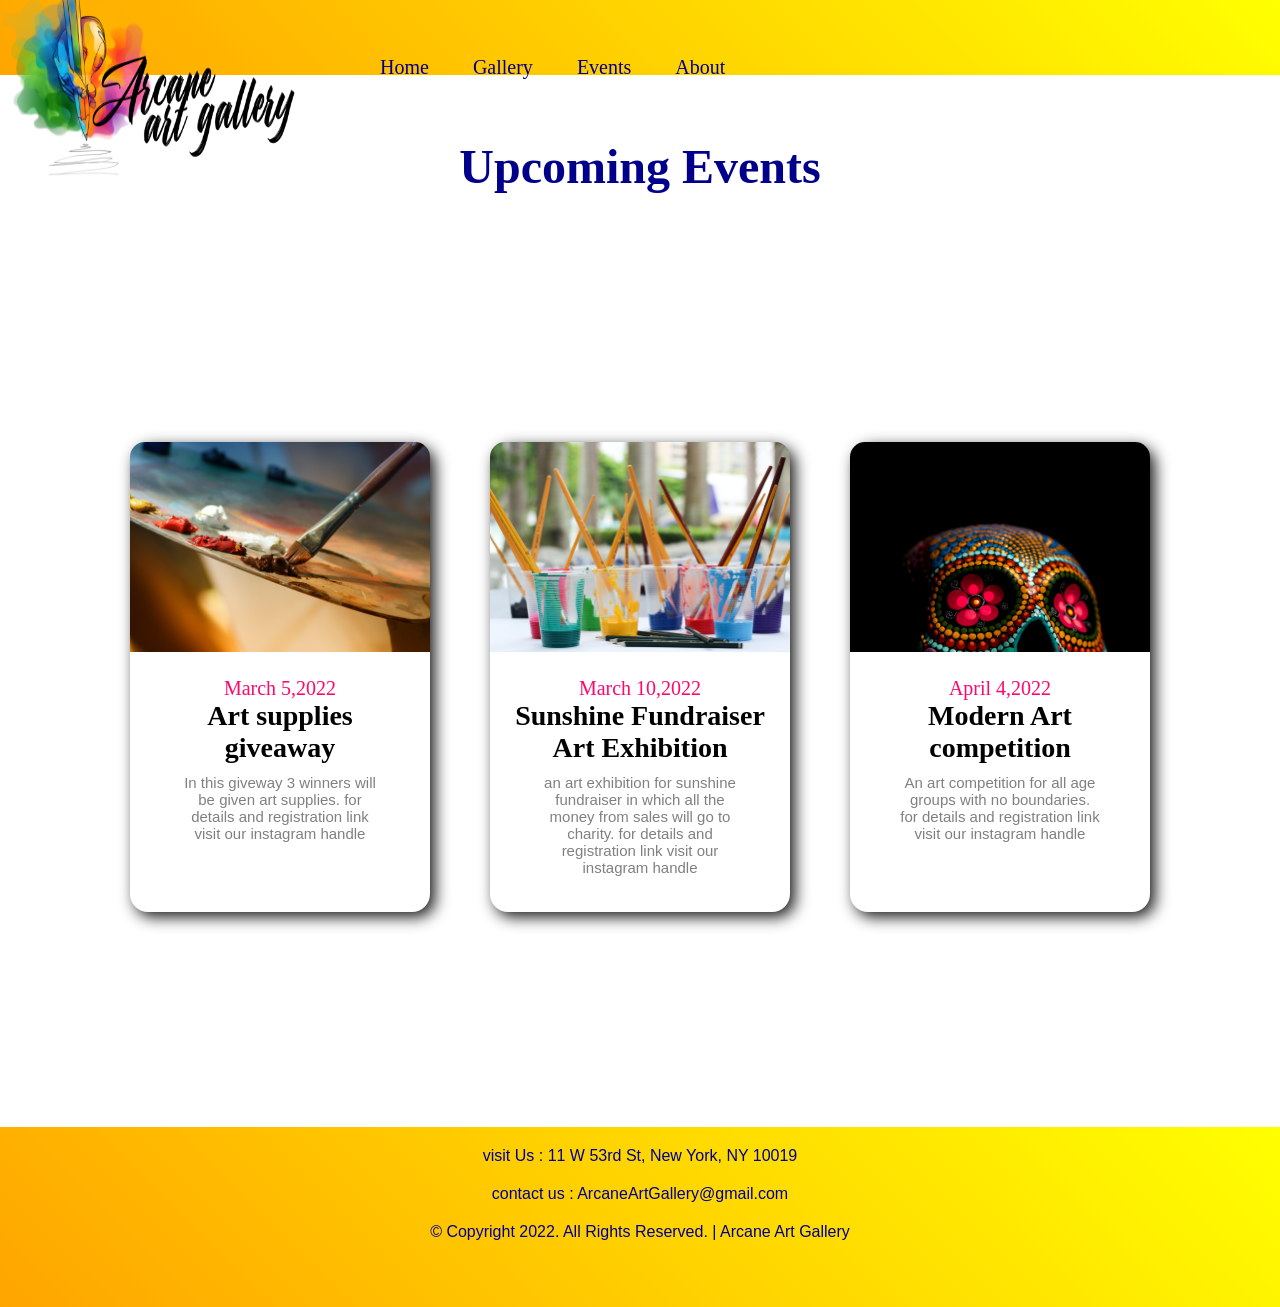
<file: Art_Gallery_Website/events.html>
<!DOCTYPE html>
<html>
    <head>
        <title>Arcane Art Gallery | Events</title>
        <link rel="stylesheet" href="style.css">
    </head>
    <body>
        <div class="header">
            <div class="navbar">
                <div class="logo">
                    <img src="./img/newlogo.png">
                </div>
                <nav>
                    <ul>
                        <li><a href="index.html">Home</a></li>
                        <li><a href="gallery.html">Gallery</a></li>
                        <li><a href="events.html">Events</a></li>
                        <li><a href="about.html">About</a></li>
                        
                    </ul>
                </nav>
            </div>
        </div>
        <h1 class="heading">Upcoming Events</h1>
               <br>
               <section id="events">
                
                <br>
                <div class="card">
                    <div class="cardimage1"></div>
                    <div class="cardtext">
                        <span class="date">March 5,2022</span>
                        <h2>Art supplies giveaway</h2>
                        <p>In this giveway 3 winners will be given art supplies. for details and registration link visit our instagram handle </p>
                    </div>
                </div>
                <div class="card">
                    <div class="cardimage2"></div>
                    <div class="cardtext">
                        <span class="date">March 10,2022</span>
                        <h2>Sunshine Fundraiser Art Exhibition</h2>
                        <p>an art exhibition for sunshine fundraiser in which all the money from sales will go to charity. for details and registration link visit our instagram handle </p>
                    </div>
                </div>
                <div class="card">
                    <div class="cardimage3"></div>
                    <div class="cardtext">
                        <span class="date">April 4,2022</span>
                        <h2>Modern Art competition</h2>
                        <p>An art competition for all age groups with no boundaries. for details and registration link visit our instagram handle </p>
                    </div>
                </div>
               </section>
               <footer>
                <p id="footer">visit Us : 11 W 53rd St, New York, NY 10019</p>
                <p id="footer">contact us : ArcaneArtGallery@gmail.com</p>
                <p id="footer">© Copyright 2022. All Rights Reserved. | Arcane Art Gallery</p>
        
            </footer>
    </body>
</html>
</file>
<file: Cafe_Website/css/style.css>
@import url('https://fonts.googleapis.com/css2?family=Roboto:wght@100;300;400;500;700&display=swap');

:root{
    --main-color:#d3ad7f;
    --black:#13131a;
    --bg:#010103;
    --border:.1rem solid rgba(255,255,255,.3);
}

*{
    font-family: 'Roboto', sans-serif;
    margin:0; padding:0;
    box-sizing: border-box;
    outline: none; border:none;
    text-decoration: none;
    text-transform: capitalize;
    transition: .2s linear;
}

html{
    font-size: 62.5%;
    overflow-x: hidden;
    scroll-padding-top: 9rem;
    scroll-behavior: smooth;
}

html::-webkit-scrollbar{
    width: .8rem;
}

html::-webkit-scrollbar-track{
    background: transparent;
}

html::-webkit-scrollbar-thumb{
    background: #fff;
    border-radius: 5rem;
}

body{
    background: var(--bg);
}

section{
    padding:2rem 7%;
}

.heading{
    text-align: center;
    color:#fff;
    text-transform: uppercase;
    padding-bottom: 3.5rem;
    font-size: 4rem;
}

.heading span{
    color:var(--main-color);
    text-transform: uppercase;
}

.btn{
    margin-top: 1rem;
    display: inline-block;
    padding:.9rem 3rem;
    font-size: 1.7rem;
    color:#fff;
    background: var(--main-color);
    cursor: pointer;
}

.btn:hover{
    letter-spacing: .2rem;
}

.header{
    background: var(--bg);
    display: flex;
    align-items: center;
    justify-content: space-between;
    padding:1.5rem 7%;
    border-bottom: var(--border);
    position: fixed;
    top:0; left: 0; right: 0;
    z-index: 1000;
}

.header .logo img{
    height: 9rem;
}

.header .navbar a{
    margin:0 1rem;
    font-size: 1.6rem;
    color:#fff;
}

.header .navbar a:hover{
    color:var(--main-color);
    border-bottom: .1rem solid var(--main-color);
    padding-bottom: .5rem;
}

.header .icons div{
    color:#fff;
    cursor: pointer;
    font-size: 2.5rem;
    margin-left: 2rem;
}

.header .icons div:hover{
    color:var(--main-color);
}

#menu-btn{
    display: none;
}

.header .search-form{
    position: absolute;
    top:115%; right: 7%;
    background: #fff;
    width: 50rem;
    height: 5rem;
    display: flex;
    align-items: center;
    transform: scaleY(0);
    transform-origin: top;
}

.header .search-form.active{
    transform: scaleY(1);
}

.header .search-form input{
    height: 100%;
    width: 100%;
    font-size: 1.6rem;
    color:var(--black);
    padding:1rem;
    text-transform: none;
}

.header .search-form label{
    cursor: pointer;
    font-size: 2.2rem;
    margin-right: 1.5rem;
    color:var(--black);
}

.header .search-form label:hover{
    color:var(--main-color);
}

.header .cart-items-container{
    position: absolute;
    top:100%; right: -100%;
    height: calc(100vh - 9.5rem);
    width: 35rem;
    background: #fff;
    padding:0 1.5rem;
}

.header .cart-items-container.active{
    right: 0;
}

.header .cart-items-container .cart-item{
    position: relative;
    margin:2rem 0;
    display: flex;
    align-items: center;
    gap:1.5rem;
}

.header .cart-items-container .cart-item .fa-times{
    position: absolute;
    top:1rem; right: 1rem;
    font-size: 2rem;
    cursor: pointer;
    color: var(--black);
}

.header .cart-items-container .cart-item .fa-times:hover{
    color:var(--main-color);
}

.header .cart-items-container .cart-item img{
    height: 7rem;
}

.header .cart-items-container .cart-item .content h3{
    font-size: 2rem;
    color:var(--black);
    padding-bottom: .5rem;
}

.header .cart-items-container .cart-item .content .price{
    font-size: 1.5rem;
    color:var(--main-color);
}

.header .cart-items-container .btn{
    width: 100%;
    text-align: center;
}

.home{
    min-height: 100vh;
    display: flex;
    align-items: center;
    background:url(../images/home-img.jpeg) no-repeat;
    background-size: cover;
    background-position: center;
}

.home .content{
    max-width: 60rem;
}

.home .content h3{
    font-size: 6rem;
    text-transform: uppercase;
    color:#fff;
}

.home .content p{
    font-size: 2rem;
    font-weight: lighter;
    line-height: 1.8;
    padding:1rem 0;
    color:#eee;
}

.about .row{
    display: flex;
    align-items: center;
    background:var(--black);
    flex-wrap: wrap;
}

.about .row .image{
    flex:1 1 45rem;
}

.about .row .image img{
    width: 100%;
}
.about .row .content{
    flex:1 1 45rem;
    padding:2rem;
}

.about .row .content h3{
    font-size: 3rem;
    color:#fff;
}

.about .row .content p{
    font-size: 1.6rem;
    color:#ccc;
    padding:1rem 0;
    line-height: 1.8;
}

.menu .box-container{
    display: grid;
    grid-template-columns: repeat(auto-fit, minmax(30rem, 1fr));
    gap:1.5rem;
}

.menu .box-container .box{
    padding:5rem;
    text-align: center;
    border:var(--border);    
}

.menu .box-container .box img{
    height: 10rem;
}

.menu .box-container .box h3{
    color: #fff;
    font-size: 2rem;
    padding:1rem 0;
}

.menu .box-container .box .price{
    color: #fff;
    font-size: 2.5rem;
    padding:.5rem 0;
}

.menu .box-container .box .price span{
    font-size: 1.5rem;
    text-decoration: line-through;
    font-weight: lighter;
}

.menu .box-container .box:hover{
    background:#fff;
}

.menu .box-container .box:hover > *{
    color:var(--black);
}

.products .box-container{
    display: grid;
    grid-template-columns: repeat(auto-fit, minmax(30rem, 1fr));
    gap:1.5rem;
}

.products .box-container .box{
    text-align: center;
    border:var(--border);
    padding: 2rem;
}

.products .box-container .box .icons a{
    height: 5rem;
    width: 5rem;
    line-height: 5rem;
    font-size: 2rem;
    border:var(--border);
    color:#fff;
    margin:.3rem;
}

.products .box-container .box .icons a:hover{
    background:var(--main-color);
}

.products .box-container .box .image{
    padding: 2.5rem 0;
}

.products .box-container .box .image img{
    height: 25rem;
}

.products .box-container .box .content h3{
    color:#fff;
    font-size: 2.5rem;
}

.products .box-container .box .content .stars{
    padding: 1.5rem;
}

.products .box-container .box .content .stars i{
    font-size: 1.7rem;
    color: var(--main-color);
}

.products .box-container .box .content .price{
    color:#fff;
    font-size: 2.5rem;
}

.products .box-container .box .content .price span{
    text-decoration: line-through;
    font-weight: lighter;
    font-size: 1.5rem;
}

.review .box-container{
    display: grid;
    grid-template-columns: repeat(auto-fit, minmax(30rem, 1fr));
    gap:1.5rem;
}

.review .box-container .box{
    border:var(--border);
    text-align: center;
    padding:3rem 2rem;
}

.review .box-container .box p{
    font-size: 1.5rem;
    line-height: 1.8;
    color:#ccc;
    padding:2rem 0;
}

.review .box-container .box .user{
    height: 7rem;
    width: 7rem;
    border-radius: 50%;
    object-fit: cover;
}

.review .box-container .box h3{
    padding:1rem 0;
    font-size: 2rem;
    color:#fff;
}

.review .box-container .box .stars i{
    font-size: 1.5rem;
    color:var(--main-color);
}

.contact .row{
    display: flex;
    background:var(--black);
    flex-wrap: wrap;
    gap:1rem;
}

.contact .row .map{
    flex:1 1 45rem;
    width: 100%;
    object-fit: cover;
}

.contact .row form{
    flex:1 1 45rem;
    padding:5rem 2rem;
    text-align: center;
}

.contact .row form h3{
    text-transform: uppercase;
    font-size: 3.5rem;
    color:#fff;
}

.contact .row form .inputBox{
    display: flex;
    align-items: center;
    margin-top: 2rem;
    margin-bottom: 2rem;
    background:var(--bg);
    border:var(--border);
}

.contact .row form .inputBox span{
    color:#fff;
    font-size: 2rem;
    padding-left: 2rem;
}

.contact .row form .inputBox input{
    width: 100%;
    padding:2rem;
    font-size: 1.7rem;
    color:#fff;
    text-transform: none;
    background:none;
}

.branches .box-container{
    display: grid;
    grid-template-columns: repeat(auto-fit, minmax(30rem, 1fr));
    gap:1.5rem;
}

.branches .box-container .box{
    border:var(--border);    
}

.branches .box-container .box .image{
    height: 25rem;
    overflow:hidden;
    width: 100%;
}

.branches .box-container .box .image img{
    height: 100%;
    object-fit: cover;
    width: 100%;
}

.branches .box-container .box:hover .image img{
    transform: scale(1.2);
}

.branches .box-container .box .content{
    padding:2rem;
}

.branches .box-container .box .content .title{
    font-size: 2.5rem;
    line-height: 1.5;
    color:#fff;
}

.branches .box-container .box .content .title:hover{
    color:var(--main-color);
}

.branches .box-container .box .content span{
    color:var(--main-color);
    display: block;
    padding-top: 1rem;
    font-size: 2rem;
}

.branches .box-container .box .content p{
    font-size: 1.6rem;
    line-height: 1.8;
    color:#ccc;
    padding:1rem 0;
}

.footer{
    background:var(--black);
    text-align: center;
}

.footer .share{
    padding:1rem 0;
}

.footer .share a{
    height: 5rem;
    width: 5rem;
    line-height: 5rem;
    font-size: 2rem;
    color:#fff;
    border:var(--border);
    margin:.3rem;
    border-radius: 50%;
}

.footer .share a:hover{
    background-color: var(--main-color);
}

.footer .links{
    display: flex;
    justify-content: center;
    flex-wrap: wrap;
    padding:2rem 0;
    gap:1rem;
}

.footer .links a{
    padding:.7rem 2rem;
    color:#fff;
    border:var(--border);
    font-size: 2rem;
}

.footer .links a:hover{
    background:var(--main-color);
}

.footer .credit{
    font-size: 2rem;
    color:#fff;
    font-weight: lighter;
    padding:1.5rem;
}

.footer .credit span{
    color:var(--main-color);
}
.footer .credit a{
    text-decoration: none;
    color: white;
}

/* media queries  */
@media (max-width:991px){

    html{
        font-size: 55%;
    }

    .header{
        padding:1.5rem 2rem;
    }

    section{
        padding:2rem;
    }

}

@media (max-width:768px){

    #menu-btn{
        display: inline-block;
    }

    .header .navbar{
        position: absolute;
        top:100%; right: -100%;
        background: #fff;
        width: 30rem;
        height: calc(100vh - 9.5rem);
    }

    .header .navbar.active{
        right:0;
    }

    .header .navbar a{
        color:var(--black);
        display: block;
        margin:1.5rem;
        padding:.5rem;
        font-size: 2rem;
    }

    .header .search-form{
        width: 90%;
        right: 2rem;
    }

    .home{
        background-position: left;
        justify-content: center;
        text-align: center;
    }

    .home .content h3{
        font-size: 4.5rem;
    }

    .home .content p{
        font-size: 1.5rem;
    }

}

@media (max-width:450px){

    html{
        font-size: 50%;
    }

}
</file>
<file: Coming_Soon/assets/css/style.css>
@import url('https://fonts.googleapis.com/css2?family=Lora:ital,wght@1,500&display=swap');
@import url('https://fonts.googleapis.com/css2?family=PT+Serif&display=swap');
body {
	font-family: 'Open Sans', sans-serif;
	background-color: #effffd;
	background-size: 100% 100%;
	position: relative;
}
.heading {
	text-align: center;
	font-size: 55px;
	font-weight: bold;
	margin: 30px;
	color: #ff6b6b;
}
#footer {
	background: rgba(19, 19, 19, 0.4);
	padding: 30px 0;
	color: #fff;
	font-size: 14px;
	position: relative;
}

.countdown {
	display: flex;
	gap: 15px;
	padding: 10px 10px;
}

.countdown .box {
	padding: 5px;
	background-color: #fff;
	border: 1px solid;
	text-align: center;
	flex: 1 1 20px;
}

.countdown .box h3 {
	font-size: 50px;
}
.countdown .box span {
	color: #ff6b6b;
	font-size: 20px;
}

.announce {
	text-align: center;
	margin-top: 70px;
	font-size: 3em;
	font-weight: bold;
	color: #ff6b6b;
}

.info {
	padding: 10px;
	font-size: 1.5em;
	text-align: center;
	font-family: 'Lora', serif;
}

.events {
	padding: 10px;
	font-size: 1.3em;
	text-align: center;
	font-family: 'PT Serif', serif;
}

.contact {
	padding: 10px;
	font-size: 1em;
	text-align: center;
}
</file>
<file: Digital_Banking/css/style.css>
/* Import Fonts */
@import url('https://fonts.googleapis.com/css2?family=Public+Sans:wght@300;400;700&display=swap');
/* Reset CSS */
html{
    font-size: 15px;
    box-sizing: border-box;
}
:root{
    --dark-blue: hsl(233, 26%, 24%);
--lime-green: hsl(136, 65%, 51%);
--bright-cyan: hsl(192, 70%, 51%);
--grayish-blue: hsl(233, 8%, 62%);
--light-grayish-blue: hsl(220, 16%, 96%);
--light-gray: hsl(0, 0%, 98%);
--white: hsl(0, 0%, 100%);

}
body,h1,h2,h3,h4,h5,h6,p,ol,ul{
    margin: 0;
    padding:0;
    font-weight: normal;
    font-family: 'Public Sans', sans-serif;
    -webkit-font-smoothing:antialiased;
}
body{
    /* So that the image overflow wil get hidden in x direction */
    overflow-x: hidden;
}
img{
    max-width: 100%;
    height: auto;
}
/* Styling Nav */
nav{
    display: flex;
    justify-content: space-between ;
    align-items: center;
    /* padding: 15px 0px; */
    height: 52px;
}
nav ul{
    display: flex;
    list-style: none;
    align-items: center;
}
nav ul li{
    margin-left: 18px;
}
nav ul li a{
    text-decoration: none;
    color: var(--grayish-blue);
    transition: all .3s ease-in-out;
}
nav ul li a:hover{
color: var(--dark-blue);
}
.container{
    width: 1120px;
    margin: 0 auto;
    max-width: 90%;
}
.btn{
    background: linear-gradient(to right,var(--lime-green),var(--bright-cyan));
    padding: 12px 20px;
    border-radius: 50px;
    border: none;
    color: var(--white);
    cursor: pointer;
    transition: all .3s ease-in-out;
}
.btn:hover{
    background: linear-gradient(to right,var(--bright-cyan),var(--lime-green));
}
.nav-section{
    /* Sometimes z-index will not work so for this we have to use position:relative */
    position: relative;
    z-index: 1;
    background-color: var(--white);
}
.hamburger-btn{
    display: none;
}
/* Styling Header */
.header-wrap{
    display: flex;
    align-items: center;
    position: relative;
    padding-bottom: 24px;
}
.header-section{
    background-color: var(--light-gray);
}
.header-text{
    flex: 1 0 40%;
}
.header-images{
    flex: 1 0 60%;
    position: relative;
}
.header-images img:first-child{
    position: relative;
    top: -60px;
    right: -160px;
    bottom: 0;
    transform: scale(1.5);
}
.header-images img:last-child{
position: absolute;
right: -152px;
top: -142px;
transform: scale(.9);
}
.header-text h1{
    font-size: 42px;
    line-height: 1.1;
    font-weight: 280;
    margin-bottom: 20px;
}
.header-text p{
    line-height: 1.4;
    margin-bottom: 34px;
    color: var(--grayish-blue);
}
/* Pro-Section */
.pro-section{
    background-color: var(--light-grayish-blue);
    padding: 100px 0px;
}
.pro-section h1{
    margin-bottom: 20px;
}
.pro-section .section-text{
    line-height: 1.5;
    margin-bottom: 52px;
    color: var(--grayish-blue);
}
.pro-section .card-wrapper{
    display: flex;
}
/* > Means direct child */
/* > * means all the direct child */
/*   > * + *  It means except first card all the card will be selected  */
.pro-section .card-wrapper > * + *{
    margin-left: 40px;
}
.card-wrapper .card img{
    margin-bottom: 24px;
}
.card-wrapper .card h2{
    font-size: 20px;
    margin-bottom: 18px;
}
.card-wrapper .card p{
    font-size: 15px;
    line-height: 1.4;
}
/* Article Section */
.articles-section{
    padding: 100px 0;
    background-color: var(--light-gray);
}
.article-wrapper{
    display: flex;
}
.articles-section h1{
    margin-bottom: 30px;
}
.article-wrapper > * + *{
    margin-left: 30px;
}
.article-wrapper img{
    width: 100%;
    height: 200px;
    object-fit: cover;
}
.article-wrapper .content{
    background-color: var(--white);
    padding: 20px;
}
.article-wrapper .content a{
    padding: 10px 0;
    display: inline-block;/* anchor tag is an inline element so that's why we can't apply padding so we have to change it to inline-block */
    color: var(--dark-blue);
    text-decoration: none;
    transition: all .3s ease-in-out;
}
.article-wrapper .content a:hover{
    color: var(--lime-green);
}
.article-wrapper .content p{
    color: var(--grayish-blue);
    font-size: 15px;
}
.article-card{
    background-color: white;
}
/* Footer */
footer{
    background-color: var(--dark-blue);
    padding: 30px;
}
footer ul {
    list-style: none;
}
footer ul.socials{
    display: flex;
    margin-top: 60px;
}
footer ul.socials > * + *{
    margin-left: 14px;
}
footer .content{
    display: flex;
    justify-content: space-between;
    
}
footer .content a{
    color: var(--light-gray);
    text-decoration: none;
    transition:all .3s ease-in-out;
}
footer .content a:hover{
    color: var(--grayish-blue);
}
footer .content li{
    margin-bottom: 12px;
}
footer .footer-cta{
    text-align: right;
}
footer .copyright{
    font-size: 14px;
    color: var(--grayish-blue);
    margin-top: 20px;
}
/* Responsive */
@media(max-width:1215px){
    .card-wrapper,.article-wrapper{
        flex-wrap: wrap;
    }
    .card-wrapper .card{
        flex:1 0 40%;
    }
    .card-wrapper .card:nth-child(odd){
        margin-left: 0;
        margin-bottom: 40px;
    }
    .article-wrapper .article-card{
        flex: 1 0 40%;
        margin-bottom: 20px;
    }
    .article-wrapper .article-card:nth-child(odd){
        margin-left: 0;
    }
}
@media (max-width:782px){
    footer .content{
        flex-wrap: wrap;
    }
    footer .content > *{
        flex: 1 0 30%;
        margin-bottom: 24px;
        text-align: left;
    }
    footer ul.socials{
        margin-top: 24px;
    }
    footer .footer-cta{
        margin-bottom: 0;
    }
}
@media(max-width:689px){
.nav-links{
    position: fixed;
    /* top: 80px; */
    top: -700px;
    background-color: white;
    display: flex;
    flex-direction: column;
    width: 50%;
    padding: 20px 0px;
    box-shadow: 0px 30px 50px 5px #a0a0a0;
    border-radius: 20px;
    transition: all .3s ease-in-out;
    transform: translateX(50%);
}
.nav-links.open{
    top: 20%;
}
.navbar-cta{
    display: none;
}
.hamburger-btn{
    outline: none;
    border: none;
    display: block;
}
.nav-links a{
    color: var(--dark-blue);
}
.nav-links li{
padding-bottom: 10px;
}
.nav-links li:last-child{
    padding-bottom: 0;
} 
/* Header */
.header-text{
    flex: 1 0 70%;
}
.header-images{
    flex: 1 0 30%;
}
.header-wrap{
    padding-top: 20px;
}
.header-images img:first-child{
    right: -50px;
    top: -85px;
}
.header-images img:last-child{
    right: -50px;
    top: -105px;
}
.header-text h1{
    font-size: 24px;
}
.header-text p{
    font-size: 14px;
}
/* Pro Section */
.pro-section,.articles-section{
padding-top: 24px;
}
.pro-section h1{
    font-size: 20px;
}
.pro-section .section-text{
    font-size: 14px;
}
/* Footer Section */
footer .content > *{
    flex: 1 0 100%;
    text-align: center;
}
footer .socials{
    justify-content: center;
}
}
@media(max-width:580px){
    .card-wrapper .card{
        flex:1 0 100%;
    }
    .card-wrapper .card:nth-child(even){
        margin-left: 0;
        margin-bottom: 40px;
    }
    .article-wrapper .article-card{
        flex: 1 0 100%;
        margin-left: 0;
    }
    .article-card:last-child{
        margin-bottom: 0;
    }
}
</file>
<file: Github_Homepage_Clone/assets/css/style.css>
body{
	background-color: #010409;
	margin: 0;
}
a{
	text-decoration: none;
	background-color: transparent;
}
*{
	box-sizing: border-box;
}


header{
	z-index: 32;
	display: flex;
	background-color: #161b22;
	padding: 16px 24px;
	font-size: 14px;
	line-height: 1.5;
	color:  rgba(240, 246, 252, 0.7);
	align-items: center;
}
/* Header Logo CSS */
.a_logo{
	font-weight: 600;
	color: #f0f6fc;
	white-space: nowrap;
}
.logo{
	font-weight: 600;
	color: #f0f6fc;
	white-space: nowrap;
	display: inline-block;
	overflow: visible !important;
	fill: currentColor;
	vertical-align: middle !important;
	margin-right: 16px;
}
.logo:hover, .logo:focus{
	color: rgba(240, 246, 252, 0.7);
	text-decoration: none;
}


/* Header middle section CSS */
.middle_section{
	flex: auto;
	align-self: stretch;
	align-items: center;
	flex-wrap: nowrap;
	display: flex !important;
	margin-top: 0 !important;
	margin-right: 16px !important;
	width: 100% !important;
	order: inherit !important;
	flex-direction: row !important;
}
.header_search{
	max-width: 272px;
	transition: .2s ease-in-out;
	transition-property: max-width,padding-bottom,padding-top;
	margin-right: 16px !important;
	margin-bottom: 0 !important;
	position: relative !important;
	align-self: auto !important;
	flex: auto !important;
}
.wrapper{
	min-height: 28px;
	width: 100%;
	max-width: 100%;
	font-size: inherit;
	font-weight: 400;
	color: #f0f6fc;
	vertical-align: middle;
	background-color: #0d1117;
	border: 1px solid #30363d;
	box-shadow: none;
	display: flex !important;
	padding: 0 !important;
	position: relative !important;
	align-items: center !important;
	justify-content: space-between !important;
	line-height: 20px;
	border-radius: 6px;
	outline: none;
}
.form-control-header{
	min-height: 28px;
	display: table-cell;
	width: 100%;
	padding: 5px 12px;
	font-size: inherit;
	color: inherit;
	background: none;
	border: 0;
	box-shadow: none;
	line-height: 20px;
	vertical-align: middle;
	border-radius: 6px;
	outline: none;
	overflow: visible;
}
.form-control-header:focus{
	border-color: #1f6feb;
	outline: none;
	box-shadow: 0 0 0 3px #0c2d6b;
}


/* Nav CSS */
nav{
	display: flex !important;
	align-self: auto !important;
	flex-direction: row !important;
}
.nav_link{
	margin-right: 16px;
	font-weight: 600;
	color: #f0f6fc;
	white-space: nowrap;
	border-color: rgba(255, 255, 255, 1.5) !important;
	padding: 16px -16px !important;
	border-top: 0 !important;
	text-decoration: none;
	background-color: transparent;
}
.nav_link:hover, .nav_link:focus{
	color: rgba(240, 246, 252, 0.7);
	text-decoration: none;
}


/* Right section CSS */
.parent{
	display: flex;
	align-self: stretch;
	align-items: center;
	flex-wrap: nowrap;
	margin-right: 16px !important;
	order: inherit !important;
}
.bell{
	display: inline-block;
	overflow: visible !important;
	vertical-align: text-bottom;
	fill: currentColor;
}
.bell:hover, .bell:focus{
	color: rgba(240, 246, 252, 0.7);
	text-decoration: none;
}
summary{
	list-style: none;
	font-weight: 600;
	color: #f0f6fc;
	white-space: nowrap;
	cursor: pointer;
	display: list-item;
}
.dropdown-caret{
	display: inline-block;
	width: 0;
	height: 0;
	vertical-align: middle;
	content: "";
	border-style: solid;
	border-width: 4px 4px 0;
	border-right-color: transparent;
	border-bottom-color: transparent;
	border-left-color: transparent;
}
.dropdown-caret:focus, .dropdown-caret:hover{
	color: rgba(240, 246, 252, 0.7);
	text-decoration: none;
}
.avatar{
	display: inline-block;
	overflow: hidden;
	line-height: 1;
	vertical-align: middle;
	background-color: rgba(240, 246, 252, 0.1);
	flex-shrink: 0;
	box-shadow: 0 0 0 1px rgba(240, 246, 252, 0.1);
	border-radius: 50% !important;
	border-style: none;
}


/* Main CSS */

/* aside CSS */
.aside{
	max-width: 300px;
	border-color: #21262d !important;
	background-color: #0d1117;
	border-bottom: 1px solid #30363d !important;
	border-right: 1px solid #30363d !important;
	width: 25%;
	height: 100vh;
	overflow-y: scroll;
}
.aside > .child{
	position: static;
	width: auto;
	top:  0px !important;
	left: 0px;
	padding: 0 32px !important;
	margin-top: 32px !important;
	margin-bottom: 32px !important;
}
.h2_aside{
	display: flex !important;
	font-size: 14px !important;
	margin-bottom: 4px !important;
	align-items: center !important;
	justify-content: space-between !important;
	font-weight: 600;
	margin-top: 0;
	color: #c9d1d9;
}
.btn{
	padding: 3px 12px;
	font-size: 12px;
	line-height: 20px;
	color: #ffffff;
	background-color: #238636;
	border-color: rgba(240, 246, 252, 0.1);
	box-shadow: 0 0 transparent;
	transition: .2s cubic-bezier(0.3, 0, 0.5, 1);
	transition-property: color,background-color,border-color;
	position: relative;
	display: inline-block;
	font-weight: 500;
	white-space: nowrap;
	vertical-align: middle;
	cursor: pointer;
	user-select: none;
	border: none;
	border-radius: 6px;
	appearance: none;
}
.btn:hover{
	background-color: #2ea043;
	border-color: rgba(240, 246, 252, 0.1);
}
ul{
	list-style: none !important;
	padding-left: 0;
	margin-top: 0;
	margin-bottom: 0;
}
.list-item-div{
	display: flex !important;
	margin-top: 8px !important;
	width: 100% !important;
}
.a-item-div{
	display: flex !important;
	margin-right: 8px !important;
	align-items: center !important;
	color: #efefef;
	text-decoration: none;
}
.a-item-div:hover{
	text-decoration: underline;
}
.show-more{
	text-align: left !important;
	font-size: 12px !important;
	padding: 0 0;
	margin-top: 16px !important;
	width: 100% !important;
	color: #8b949e;
	display: inline-block;
	text-decoration: none;
	white-space: nowrap;
	cursor: pointer;
	user-select: none;
	background-color: transparent;
	appearance:  none;
	border-radius: 0;
	border: none;
	text-transform: none;
}
.show-more:hover{
	color: #58a6ff;
	text-decoration: none;
}


.aside-bottom{
	border-top: 1px solid #30363d !important;
}
.aside-bottom-div{
	margin-bottom: 24px;
	margin-top: 8px;
	display: flex !important;
	align-items: baseline !important;
}
.aside-bottom-a{
	margin-right: 8px;
	color: #58a6ff;
	text-decoration: none;
}
.aside-bottom-logo{
	color: #3fb950;
	display: inline-block;
	overflow: visible !important;
	vertical-align: text-bottom;
	fill:  currentColor;
}


.main{
	display: inline-flex;
	width: 50%;
	padding-right: 32px !important;
	padding-left: 32px !important;
	flex: auto;
}
.main_h2{
	font-weight: 400;
	font-size: 16px;
	padding-top: 16px;
	line-height: 1.5;
	color: #c9d1d9;
}

.card{
	padding-top: 16px;
	padding-bottom: 16px;
	align-items: baseline;
	border-color: #21262d;
	border-bottom: 1px solid #30363d;
}
.card-link{
	display: inline-block;
	word-break: break-all;
	text-decoration: none;
	color: #c9d1d9;
}
.card-link:hover{
	color: #58a6ff;
}
.card-inner-div{
	padding: 16px;
	margin-top: 8px;
	margin-left: 32px;
	background-color: #0d1117;
	border-color: #30363d;
	border-style: solid;
	border-width: 1px;
	border-radius: 6px;
}
.user-properties-link:hover{
	color: #58a6ff !important;
}


/* Right aside CSS */
.programming_lang-span{
	font-weight: 400;
	font-size: 12px;
	margin-right: 8px;
	color: #8b949e;
}
.lang_color{
	background-color: #563d7c;
	position: relative;
	top: 1px;
	display: inline-block;
	width: 12px;
	height: 12px;
	border: 1px solid rgba(240, 246, 252, 0.2);
	border-radius: 50%;
}

.explore-more{
	display: block;
	margin-top: 8px;
	text-decoration: none;
	color: #8b949e;
}
</file>
<file: Art_Gallery_Website/style.css>
*{
    margin: 0;
    padding: 0;
    box-sizing: border-box;
}
footer {
    width: 100%;
    height: 180px;
    background: linear-gradient(45deg,orange,yellow);
    position: absolute;
    top: auto;
    left: 0;
}

p#footer {
    text-align: center;
    color: darkblue;
    margin-top: 20px;
    margin-bottom: 20px;
    font-size: 1em;
}

/* .container{
    height: 600px;
    width: 100%;
    background-image: url(img/background.jpg.jpg);
    background-position: center;
    background-size: cover;
    padding-left: 0%;
    padding-right: 0%;
    box-sizing: border-box;
    position: relative;
} */
.header{
    width: 100%;
    height: 75px;
    background: linear-gradient(45deg,orange,yellow);
}
.logo{
   padding-top: 2%;
   margin: 30px 0;
   cursor: pointer;
}
.logo img{
    width: 300px;
    height: 250px;
}
.navbar{
    width: 100%;
    height: 15vh;
    margin: auto;
    display: flex;
    align-items: center;
}
nav{
    flex: 1;
    padding-left: 60px;
}
nav ul li{
    display: inline-block;
    list-style: none;
    font-size: 20px;
    margin: 0px 20px;
}
nav ul li a{
    text-decoration: none;
    color: darkblue;
}
a:hover{
    color: red;
}
.content h1{
    font-size: 70px;
    font-weight: 100;
    margin-top: 24px;
    margin-bottom: 15px;
    color: darkblue;
}
.content h2{
    font-size: 30px;
}
.content{
    margin-left: 10%;
    margin-top: 10%;
}
.content button{
    font-size: 25px;
    display: inline-block;
    background: linear-gradient(45deg,orange,yellow);
    border-radius: 6px;
    padding: 10px 20px;
    box-sizing: border-box;
    text-decoration: none;
    color: black;
    box-shadow: 3px 8px 22px rgba(94,28,68,0.15);
}
.content button:hover{
    color: red;
}

.img{
    height: 90%;
    position: absolute;
    bottom: 80px;
    right: 250px;
}
.hero{
    display: flex;
    width: 300px;
    height: 400px;
    flex-wrap: wrap;
    margin: 150px auto;
}
.small-img{
    flex-basis: 100px;
    cursor: pointer;
    position: relative;
    transition: 2s;
    box-shadow: 27px 41px 13px 4px rgba(0,0,0,0.10);
}
.small-img img{
    width: 100px; 
}
.small-img::after{
    content: "";
    width: 100px;
    height: 33px;
    bottom: -29px;
    left: 7px;
    position: absolute;
    background: #2d5661;
    transform: skewX(26deg);
}
.small-img::before{
    content: "";
    width: 15px;
    height: 132px;
    right: -14px;
    top: 15px;
    position: absolute;
    background: #3c8898;
    transform: skewY(65deg);
}
.hero:hover .small-img:nth-child(1){
    transform: translate(60px,230px) rotate(360deg);
}
.hero:hover .small-img:nth-child(2){
    transform: translate(-260px,-150px) rotate(360deg);
}
.hero:hover .small-img:nth-child(3){
    transform: translate(91px,295px) rotate(360deg);
}
.hero:hover .small-img:nth-child(4){
    transform: translate(440px,-220px) rotate(360deg);
}
.hero:hover .small-img:nth-child(5){
    transform: translate(100px,-120px) rotate(360deg);
}
.hero:hover .small-img:nth-child(6){
    transform: translate(-370px,320px) rotate(360deg);
}
.hero:hover .small-img:nth-child(7){
    transform: translate(0px,-480px) rotate(360deg);
}
.hero:hover .small-img:nth-child(8){
    transform: translate(-280px,-40px) rotate(360deg);
}
.hero:hover .small-img:nth-child(9){
    transform: translate(400px,-120px) rotate(360deg);
}
#gallery{
    
    display: flex;
    flex-direction: column;
    justify-content: center;
    align-items: center;
    text-align: center;
    margin: 40px 20px 0 20px;

}
.heading{
    text-align: center;
    font-size: 3em;
    font-weight: bolder;
    padding-bottom: 15px;
    color: darkblue;
}
#gallery .heading1{
    padding-top: 180px;
    display: flex;
    flex-direction: column;
    justify-content: center;
    align-items: center;
    text-align: center;
    margin: 40px 20px 0 20px;
    text-align: center;
    font-size: 3em;
    font-weight: bolder;
    padding-bottom: 15px;
    color: darkblue;

}
#gallery .box{
    display: flex;
    flex-direction: row;
    justify-content: space-between;
}
#gallery .box .dream{
    /* display: flex;
    flex-direction: column; */
    width: 32.5%;
}
#gallery img{
     width: 100%;
     padding-bottom: 15px;
     border-radius: 5px;
}
#gallery img:hover{
    box-shadow: 27px 41px 13px 4px rgba(0,0,0,0.10); 
}

.heading{
    padding-top: 5%;
    text-align: center;
}

#events{
    width: 100vw;
    height: 100vh;
    display: flex;
    align-items: center;
    justify-content: center;
    overflow: hidden;
}
.card{
    display: grid;
    grid-template-columns: 300px;
    grid-template-rows: 210px 210px 50px;
    grid-template-areas: "image""text";
    border-radius: 18px;
    background: white;
    box-shadow: 5px 5px 15px rgba(0,0,0,0.9);
    text-align: center;
    transition: 0.5s ease;
    cursor: pointer;
    margin: 30px;
}
.cardimage1{
    grid-area: image;
    background: url(img/event3.jpg); 
    border-top-left-radius: 15px;
    border-top-right-radius: 15px;
    background-size: cover;
}
.cardimage2{
    grid-area: image;
    background: url(img/event2.jpg); 
    border-top-left-radius: 15px;
    border-top-right-radius: 15px;
    background-size: cover;
}
.cardimage3{
    grid-area: image;
    background: url(img/event1.jpg); 
    border-top-left-radius: 15px;
    border-top-right-radius: 15px;
    background-size: cover;
}
.cardtext{
    grid-area: text;
    margin: 25px;
}
.cardtext .date{
    color: rgb(255,7,110);
    font-size: 20px;
}
.cardtext p{
    padding-top: 10px;
    color: grey;
    font-size: 15px;
    font-weight: 300;
}
.cardtext h2{
    margin-top: 0px;
    font-size: 28px;
}
.card:hover{
    transform: scale(1.2);
    box-shadow: 5px 5px 15px rgba(0,0,0,0.6);
}
#about{
    width: 100vw;
    height: 100vh;
    display: flex;
    align-items: center;
    justify-content: center;
    overflow: hidden;
    margin: 10%;
}
p{
    margin-right: 10%;
    margin-left: 10%;
    font-family: sans-serif;
    font-size: 15px;
}

.slider{
    display: flex;
    width: 50%;
    height: 400px;
    position: absolute;
    left: 50%;
    right: 50%;
    transform: translate(-50%,-50%);
    background-image: url(img/slide1.jpg);
    background-size: 100% 100%;
    box-shadow: 1px 2px 10px 5px black;
    animation: slider 15s infinite linear;
}
@keyframes slider{
    0%{
        background-image: url(img/slide1.jpg);
        background-size: 100% 100%;
    }
    15%{ 
        background-image: url(img/slide2.jpg);
        background-size: 100% 100%;
    }
    30%{ 
        background-image: url(img/slide3.jpg);
        background-size: 100% 100%;
    }
    45%{ 
        background-image: url(img/slide4.jpg);
        background-size: 100% 100%;
    }
    60%{ 
        background-image: url(img/slide5.jpg);
        background-size: 100% 100%;
    }
    75%{ 
        background-image: url(img/slide6.jpg);
        background-size: 100% 100%;
    }
}
</file>
